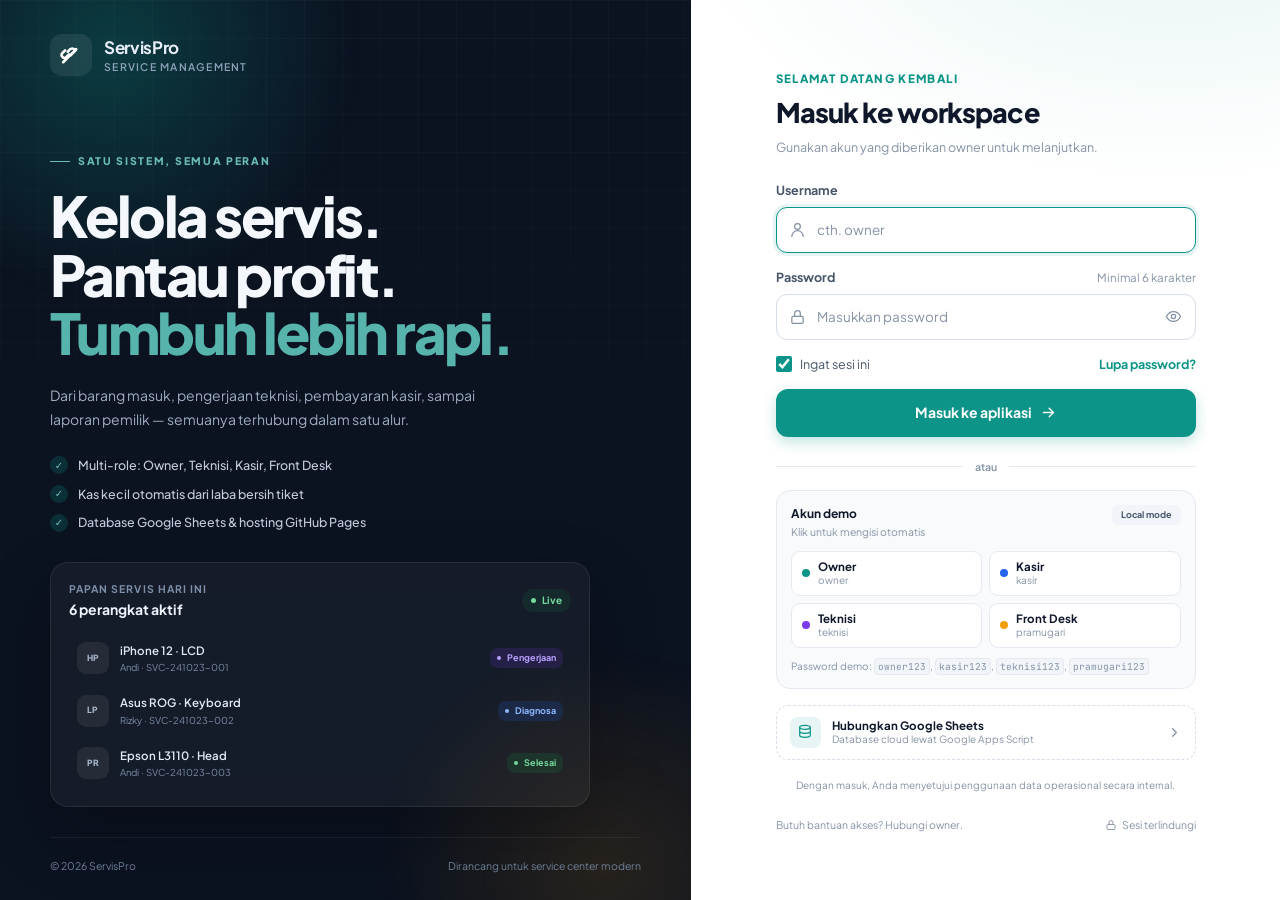
<file: index.html>
<!DOCTYPE html>
<html lang="id" data-theme="light">
<head>
  <meta charset="UTF-8">
  <meta name="viewport" content="width=device-width, initial-scale=1.0">
  <meta name="theme-color" content="#0b1220">
  <meta name="description" content="ServisPro — aplikasi manajemen servis HP, laptop, printer, dan PC dengan multi-role, laporan, kas kecil, dan integrasi Google Sheets.">
  <title>ServisPro — Service Management</title>
  <link rel="icon" href="data:image/svg+xml,%3Csvg xmlns='http://www.w3.org/2000/svg' viewBox='0 0 64 64'%3E%3Crect width='64' height='64' rx='16' fill='%230d9488'/%3E%3Cpath d='M20 43l9-9m3-3l8-8m-13 4l2-2c2-4 8-4 10 0l-8 8-2-2-4 4c-2 2-4 2-6 0s-2-4 0-6l4-4' fill='none' stroke='white' stroke-width='4' stroke-linecap='round' stroke-linejoin='round'/%3E%3C/svg%3E">
  <link rel="preconnect" href="https://fonts.googleapis.com">
  <link rel="preconnect" href="https://fonts.gstatic.com" crossorigin>
  <link href="https://fonts.googleapis.com/css2?family=Plus+Jakarta+Sans:wght@400;500;600;700;800&family=JetBrains+Mono:wght@500;700&display=swap" rel="stylesheet">
  <link rel="stylesheet" href="assets/css/app.css">
</head>
<body>

  <!-- Splash -->
  <div id="bootScreen" class="boot-screen">
    <div class="boot-mark">
      <svg viewBox="0 0 64 64" fill="none" aria-hidden="true">
        <rect width="64" height="64" rx="18" fill="currentColor"/>
        <path d="M20 43l9-9m3-3l8-8m-13 4l2-2c2-4 8-4 10 0l-8 8-2-2-4 4c-2 2-4 2-6 0s-2-4 0-6l4-4" stroke="#fff" stroke-width="4" stroke-linecap="round" stroke-linejoin="round"/>
      </svg>
    </div>
    <div class="boot-text">ServisPro</div>
    <div class="boot-loader"><span></span></div>
  </div>

  <!-- Login -->
  <section id="loginScreen" class="auth-screen hidden" aria-label="Halaman masuk">
    <aside class="auth-story">
      <div class="auth-story-glow one"></div>
      <div class="auth-story-glow two"></div>
      <header class="auth-story-brand">
        <div class="brand-mark">
          <svg viewBox="0 0 64 64" fill="none" aria-hidden="true">
            <rect width="64" height="64" rx="18" fill="#fff" fill-opacity=".08"/>
            <path d="M20 43l9-9m3-3l8-8m-13 4l2-2c2-4 8-4 10 0l-8 8-2-2-4 4c-2 2-4 2-6 0s-2-4 0-6l4-4" stroke="#fff" stroke-width="4" stroke-linecap="round" stroke-linejoin="round"/>
          </svg>
        </div>
        <div>
          <strong>ServisPro</strong>
          <span>Service Management</span>
        </div>
      </header>

      <div class="auth-story-content">
        <span class="story-eyebrow">Satu sistem, semua peran</span>
        <h1>Kelola servis.<br>Pantau profit.<br><em>Tumbuh lebih rapi.</em></h1>
        <p>Dari barang masuk, pengerjaan teknisi, pembayaran kasir, sampai laporan pemilik — semuanya terhubung dalam satu alur.</p>
        <ul class="story-points">
          <li><span class="point-check">✓</span> Multi-role: Owner, Teknisi, Kasir, Front Desk</li>
          <li><span class="point-check">✓</span> Kas kecil otomatis dari laba bersih tiket</li>
          <li><span class="point-check">✓</span> Database Google Sheets &amp; hosting GitHub Pages</li>
        </ul>
      </div>

      <div class="auth-mock-card">
        <div class="mock-head">
          <div>
            <span class="mock-label">Papan servis hari ini</span>
            <strong>6 perangkat aktif</strong>
          </div>
          <span class="mock-live"><i></i> Live</span>
        </div>
        <div class="mock-rows">
          <div class="mock-row">
            <span class="mock-device">HP</span>
            <div><strong>iPhone 12 · LCD</strong><span>Andi · SVC-241023-001</span></div>
            <span class="status-pill status-proses">Pengerjaan</span>
          </div>
          <div class="mock-row">
            <span class="mock-device">LP</span>
            <div><strong>Asus ROG · Keyboard</strong><span>Rizky · SVC-241023-002</span></div>
            <span class="status-pill status-diagnosa">Diagnosa</span>
          </div>
          <div class="mock-row">
            <span class="mock-device">PR</span>
            <div><strong>Epson L3110 · Head</strong><span>Andi · SVC-241023-003</span></div>
            <span class="status-pill status-selesai">Selesai</span>
          </div>
        </div>
      </div>

      <footer class="auth-story-foot">
        <span>© <span data-year></span> ServisPro</span>
        <span>Dirancang untuk service center modern</span>
      </footer>
    </aside>

    <main class="auth-panel">
      <div class="auth-mobile-brand">
        <div class="brand-mark small">
          <svg viewBox="0 0 64 64" fill="none" aria-hidden="true">
            <rect width="64" height="64" rx="18" fill="currentColor"/>
            <path d="M20 43l9-9m3-3l8-8m-13 4l2-2c2-4 8-4 10 0l-8 8-2-2-4 4c-2 2-4 2-6 0s-2-4 0-6l4-4" stroke="#fff" stroke-width="4" stroke-linecap="round" stroke-linejoin="round"/>
          </svg>
        </div>
        <div><strong>ServisPro</strong><span>Service Management</span></div>
      </div>

      <div class="auth-card">
        <div class="auth-heading">
          <span class="eyebrow">Selamat datang kembali</span>
          <h2>Masuk ke workspace</h2>
          <p>Gunakan akun yang diberikan owner untuk melanjutkan.</p>
        </div>

        <div id="loginAlert" class="alert alert-danger hidden"></div>

        <form id="loginForm" autocomplete="on" novalidate>
          <label class="field">
            <span class="field-label">Username</span>
            <span class="input-icon">
              <svg viewBox="0 0 24 24" fill="none" stroke="currentColor" stroke-width="1.8" stroke-linecap="round" stroke-linejoin="round" aria-hidden="true"><path d="M20 21a8 8 0 0 0-16 0"/><circle cx="12" cy="7" r="4"/></svg>
              <input class="input" id="loginUsername" name="username" type="text" placeholder="cth. owner" autocomplete="username" required>
            </span>
          </label>
          <label class="field">
            <span class="field-label-row">
              <span class="field-label">Password</span>
              <span class="text-muted tiny">Minimal 6 karakter</span>
            </span>
            <span class="input-icon">
              <svg viewBox="0 0 24 24" fill="none" stroke="currentColor" stroke-width="1.8" stroke-linecap="round" stroke-linejoin="round" aria-hidden="true"><rect x="4" y="11" width="16" height="10" rx="2"/><path d="M8 11V7a4 4 0 0 1 8 0v4"/></svg>
              <input class="input" id="loginPassword" name="password" type="password" placeholder="Masukkan password" autocomplete="current-password" required>
              <button type="button" class="input-action" id="togglePassword" aria-label="Tampilkan password">
                <svg viewBox="0 0 24 24" fill="none" stroke="currentColor" stroke-width="1.8" stroke-linecap="round" stroke-linejoin="round" aria-hidden="true"><path d="M2 12s3.5-7 10-7 10 7 10 7-3.5 7-10 7S2 12 2 12Z"/><circle cx="12" cy="12" r="3"/></svg>
              </button>
            </span>
          </label>
          <div class="form-row-split">
            <label class="check-row"><input type="checkbox" id="rememberLogin" checked> <span>Ingat sesi ini</span></label>
            <button type="button" class="link-button" id="forgotBtn">Lupa password?</button>
          </div>
          <button type="submit" id="loginSubmit" class="button button-primary button-block button-lg">
            <span>Masuk ke aplikasi</span>
            <svg viewBox="0 0 24 24" fill="none" stroke="currentColor" stroke-width="2" stroke-linecap="round" stroke-linejoin="round" aria-hidden="true"><path d="M5 12h14M13 6l6 6-6 6"/></svg>
          </button>
        </form>

        <div class="login-divider"><span>atau</span></div>

        <div id="demoPanel" class="demo-panel">
          <div class="demo-head">
            <div><strong>Akun demo</strong><span>Klik untuk mengisi otomatis</span></div>
            <span class="badge badge-neutral">Local mode</span>
          </div>
          <div class="demo-grid" id="demoAccounts">
            <button type="button" class="demo-account" data-demo-user="owner" data-demo-pass="owner123">
              <span class="role-dot owner"></span><span><strong>Owner</strong><small>owner</small></span>
            </button>
            <button type="button" class="demo-account" data-demo-user="kasir" data-demo-pass="kasir123">
              <span class="role-dot kasir"></span><span><strong>Kasir</strong><small>kasir</small></span>
            </button>
            <button type="button" class="demo-account" data-demo-user="teknisi" data-demo-pass="teknisi123">
              <span class="role-dot teknisi"></span><span><strong>Teknisi</strong><small>teknisi</small></span>
            </button>
            <button type="button" class="demo-account" data-demo-user="pramugari" data-demo-pass="pramugari123">
              <span class="role-dot pramugari"></span><span><strong>Front Desk</strong><small>pramugari</small></span>
            </button>
          </div>
          <p class="demo-hint">Password demo: <code>owner123</code>, <code>kasir123</code>, <code>teknisi123</code>, <code>pramugari123</code></p>
        </div>

        <button type="button" class="connection-button" id="connectDbBtn">
          <span class="connection-icon">
            <svg viewBox="0 0 24 24" fill="none" stroke="currentColor" stroke-width="1.8" stroke-linecap="round" stroke-linejoin="round" aria-hidden="true"><ellipse cx="12" cy="5" rx="8" ry="3"/><path d="M4 5v6c0 1.7 3.6 3 8 3s8-1.3 8-3V5M4 11v6c0 1.7 3.6 3 8 3s8-1.3 8-3v-6"/></svg>
          </span>
          <span class="connection-copy">
            <strong id="connectionTitle">Hubungkan Google Sheets</strong>
            <small id="connectionSubtitle">Database cloud lewat Google Apps Script</small>
          </span>
          <svg class="connection-arrow" viewBox="0 0 24 24" fill="none" stroke="currentColor" stroke-width="2" stroke-linecap="round" stroke-linejoin="round" aria-hidden="true"><path d="m9 18 6-6-6-6"/></svg>
        </button>
        <p class="auth-legal">Dengan masuk, Anda menyetujui penggunaan data operasional secara internal.</p>
      </div>
      <footer class="auth-panel-foot">
        <span>Butuh bantuan akses? Hubungi owner.</span>
        <span class="secure-note"><svg viewBox="0 0 24 24" fill="none" stroke="currentColor" stroke-width="1.8" aria-hidden="true"><rect x="4" y="11" width="16" height="10" rx="2"/><path d="M8 11V7a4 4 0 0 1 8 0v4"/></svg> Sesi terlindungi</span>
      </footer>
    </main>
  </section>

  <!-- Application -->
  <div id="appShell" class="app-shell hidden">
    <aside id="sidebar" class="sidebar" aria-label="Navigasi utama">
      <div class="sidebar-head">
        <a href="#/dashboard" class="sidebar-brand" aria-label="Beranda ServisPro">
          <span class="sidebar-logo" id="sidebarLogo"></span>
          <span class="sidebar-brand-copy">
            <strong id="sidebarBrandName">ServisPro</strong>
            <small id="sidebarBrandTag">Service Management</small>
          </span>
        </a>
        <button type="button" class="icon-button sidebar-close" id="sidebarCloseBtn" aria-label="Tutup menu">
          <svg viewBox="0 0 24 24" fill="none" stroke="currentColor" stroke-width="2" stroke-linecap="round"><path d="m18 6-12 12M6 6l12 12"/></svg>
        </button>
      </div>

      <nav id="sideNav" class="side-nav"></nav>

      <div class="sidebar-bottom">
        <div id="sidebarKasCard" class="sidebar-kas"></div>
        <div class="sidebar-user">
          <span class="avatar avatar-sm" id="sidebarAvatar">–</span>
          <span class="sidebar-user-copy">
            <strong id="sidebarUserName">Pengguna</strong>
            <small id="sidebarUserRole">Role</small>
          </span>
          <button type="button" class="icon-button subtle" id="sidebarLogoutBtn" aria-label="Keluar">
            <svg viewBox="0 0 24 24" fill="none" stroke="currentColor" stroke-width="1.8" stroke-linecap="round" stroke-linejoin="round"><path d="M9 21H5a2 2 0 0 1-2-2V5a2 2 0 0 1 2-2h4M16 17l5-5-5-5M21 12H9"/></svg>
          </button>
        </div>
      </div>
    </aside>
    <div id="sidebarOverlay" class="sidebar-overlay"></div>

    <div class="app-main">
      <header class="topbar">
        <div class="topbar-left">
          <button type="button" class="icon-button menu-button" id="menuButton" aria-label="Buka menu">
            <svg viewBox="0 0 24 24" fill="none" stroke="currentColor" stroke-width="2" stroke-linecap="round"><path d="M4 6h16M4 12h16M4 18h16"/></svg>
          </button>
          <div class="breadcrumb">
            <span id="pageGroup">Utama</span>
            <svg viewBox="0 0 24 24" fill="none" stroke="currentColor" stroke-width="2" aria-hidden="true"><path d="m9 18 6-6-6-6"/></svg>
            <strong id="pageLabel">Dashboard</strong>
          </div>
        </div>
        <div class="topbar-actions">
          <button type="button" class="search-trigger" id="globalSearchBtn">
            <svg viewBox="0 0 24 24" fill="none" stroke="currentColor" stroke-width="1.8" stroke-linecap="round"><circle cx="11" cy="11" r="7"/><path d="m20 20-3.2-3.2"/></svg>
            <span>Cari tiket, pelanggan…</span>
            <kbd>Ctrl K</kbd>
          </button>
          <span id="modeChip" class="mode-chip"></span>
          <button type="button" class="icon-button theme-toggle" id="themeToggle" aria-label="Ganti mode gelap">
            <span class="theme-icon sun"></span>
            <span class="theme-icon moon"></span>
          </button>
          <div class="popover-wrap">
            <button type="button" class="icon-button notification-button" id="notifBtn" aria-label="Notifikasi">
              <svg viewBox="0 0 24 24" fill="none" stroke="currentColor" stroke-width="1.8" stroke-linecap="round" stroke-linejoin="round"><path d="M18 8A6 6 0 0 0 6 8c0 7-3 9-3 9h18s-3-2-3-9"/><path d="M13.7 21a2 2 0 0 1-3.4 0"/></svg>
              <span id="notifDot" class="notif-dot hidden"></span>
            </button>
            <div class="popover notif-popover hidden" id="notifPanel">
              <div class="popover-head"><strong>Notifikasi</strong><span id="notifCount">0 baru</span></div>
              <div id="notifList" class="notif-list"></div>
            </div>
          </div>
          <div class="user-menu-wrap">
            <button type="button" class="user-menu-button" id="userMenuBtn" aria-haspopup="true" aria-expanded="false">
              <span class="avatar" id="topbarAvatar">–</span>
              <span class="user-menu-copy"><strong id="topbarUserName">Pengguna</strong><small id="topbarUserRole">Role</small></span>
              <svg viewBox="0 0 24 24" fill="none" stroke="currentColor" stroke-width="2" stroke-linecap="round" aria-hidden="true"><path d="m6 9 6 6 6-6"/></svg>
            </button>
            <div class="popover user-popover hidden" id="userMenuPanel">
              <div class="user-popover-head">
                <span class="avatar avatar-lg" id="menuAvatar">–</span>
                <div><strong id="menuName">Pengguna</strong><small id="menuUsername">@username</small></div>
              </div>
              <div class="popover-sep"></div>
              <button type="button" class="popover-item" id="menuProfileBtn">
                <svg viewBox="0 0 24 24" fill="none" stroke="currentColor" stroke-width="1.8" stroke-linecap="round" stroke-linejoin="round"><path d="M20 21a8 8 0 0 0-16 0"/><circle cx="12" cy="7" r="4"/></svg>
                Profil saya
              </button>
              <button type="button" class="popover-item" id="menuThemeBtn">
                <svg viewBox="0 0 24 24" fill="none" stroke="currentColor" stroke-width="1.8" stroke-linecap="round" stroke-linejoin="round"><circle cx="12" cy="12" r="4"/><path d="M12 2v2M12 20v2M4.9 4.9l1.4 1.4M17.7 17.7l1.4 1.4M2 12h2M20 12h2M4.9 19.1l1.4-1.4M17.7 6.3l1.4-1.4"/></svg>
                Ganti tema
              </button>
              <div class="popover-sep"></div>
              <button type="button" class="popover-item danger" id="logoutBtn">
                <svg viewBox="0 0 24 24" fill="none" stroke="currentColor" stroke-width="1.8" stroke-linecap="round" stroke-linejoin="round"><path d="M9 21H5a2 2 0 0 1-2-2V5a2 2 0 0 1 2-2h4M16 17l5-5-5-5M21 12H9"/></svg>
                Keluar
              </button>
            </div>
          </div>
        </div>
      </header>

      <main id="view" class="view" tabindex="-1"></main>
    </div>
  </div>

  <div id="overlayRoot"></div>
  <div id="toastRoot" class="toast-root" aria-live="polite" aria-atomic="false"></div>
  <div id="receiptRoot" class="receipt-root" aria-hidden="true"></div>

  <script src="assets/js/utils.js"></script>
  <script src="assets/js/data.js"></script>
  <script src="assets/js/icons.js"></script>
  <script src="assets/js/ui.js"></script>
  <script src="assets/js/app.js"></script>
  <script src="assets/js/pages/dashboard.js"></script>
  <script src="assets/js/pages/orders.js"></script>
  <script src="assets/js/pages/contacts.js"></script>
  <script src="assets/js/pages/reports.js"></script>
  <script src="assets/js/pages/pettycash.js"></script>
  <script src="assets/js/pages/settings.js"></script>
</body>
</html>
</file>
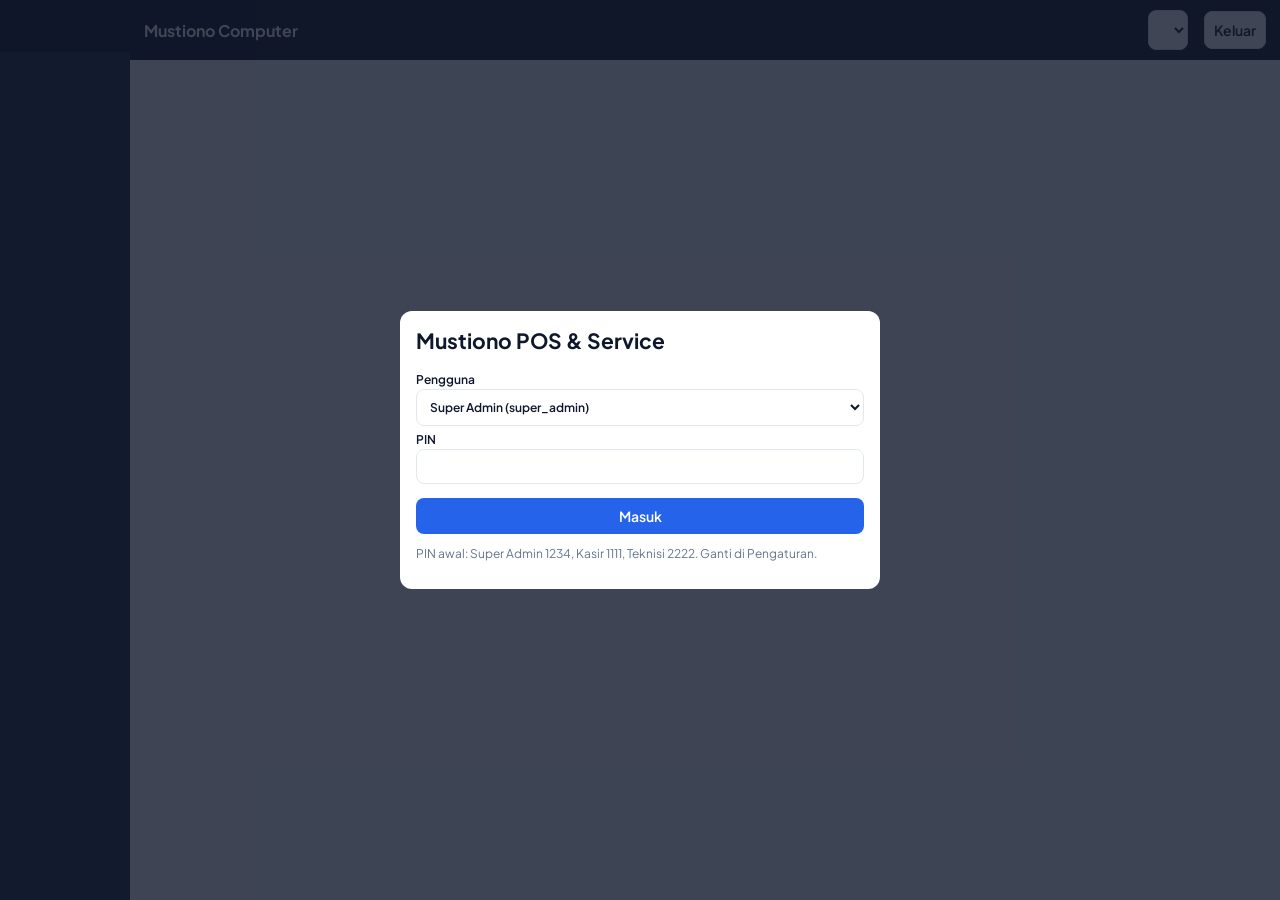
<file: mustiono-pos.html>
<!DOCTYPE html><html lang="id"><head><meta charset="utf-8"><meta name="viewport" content="width=device-width,initial-scale=1"><title>Mustiono POS & Service</title>
<link href="https://fonts.googleapis.com/css2?family=Plus+Jakarta+Sans:wght@400;600;800&display=swap" rel="stylesheet">
<style>
:root{--n:#0F172A;--n2:#1E293B;--b:#2563EB;--g:#059669;--w:#D97706;--r:#DC2626;--bg:#F8FAFC;--bd:#E2E8F0}
*{box-sizing:border-box}body{margin:0;font:14px 'Plus Jakarta Sans',system-ui,sans-serif;background:var(--bg);color:var(--n);padding-bottom:70px}
header{background:var(--n);color:#fff;padding:10px 14px;display:flex;gap:8px;align-items:center;flex-wrap:wrap;position:sticky;top:0;z-index:5}
header b{flex:1;font-size:16px}header select{max-width:200px}
nav{position:fixed;bottom:0;left:0;right:0;background:var(--n2);display:flex;z-index:5}
nav button{flex:1;background:none;border:0;border-top:3px solid transparent;border-radius:0;color:#94A3B8;padding:8px 2px;font-size:11px}
nav button.on{color:#fff;border-top-color:var(--b)}
main{padding:14px;max-width:1100px;margin:auto}
.card{background:#fff;border:1px solid var(--bd);border-radius:10px;padding:12px;margin-bottom:12px}.card h3{margin:4px 0}
.grid{display:grid;grid-template-columns:repeat(auto-fill,minmax(150px,1fr));gap:10px}
.row{display:flex;gap:8px;align-items:center;flex-wrap:wrap;margin-bottom:8px}
input,select,textarea,button{font:inherit;padding:9px;border:1px solid var(--bd);border-radius:8px;background:#fff;color:var(--n)}
button{background:var(--b);color:#fff;border:0;cursor:pointer;font-weight:600}button.g{background:var(--g)}button.d{background:var(--r)}
button.o{background:#fff;color:var(--n);border:1px solid var(--bd)}button.on2{background:var(--n);color:#fff}
label{display:block;font-size:12px;font-weight:600;margin:6px 0}label input,label select,label textarea{width:100%;display:block;margin-top:2px}
label input[type=checkbox]{display:inline;width:auto;margin-right:6px}
.it{cursor:pointer;text-align:center;padding:10px}.it:active{background:#EFF6FF}.it .ic{font-size:30px}.it b{display:block;margin:4px 0}
.bd{font-size:11px;padding:2px 7px;border-radius:99px;background:var(--bd);display:inline-block}
.ok{background:#D1FAE5;color:#065F46}.wr{background:#FEF3C7;color:#92400E}.er{background:#FEE2E2;color:#991B1B}
.pos{display:grid;gap:12px}@media(min-width:900px){.pos{grid-template-columns:1fr 340px}}
.chips{display:flex;gap:6px;overflow-x:auto;margin-bottom:10px}.chips button{white-space:nowrap}
table{width:100%;border-collapse:collapse;font-size:13px}td,th{padding:7px;border-bottom:1px solid var(--bd);text-align:left;vertical-align:middle}
.big{font-size:22px;font-weight:800}.pie{width:150px;height:150px;border-radius:50%}
.warn{background:#FEF3C7;border:1px solid var(--w);color:#92400E;padding:10px;border-radius:8px;margin-bottom:12px}
#md,#lg{display:none;position:fixed;inset:0;background:#0F172Acc;z-index:10;align-items:center;justify-content:center}
#mb,#lb{background:#fff;border-radius:12px;padding:16px;max-width:480px;width:94%;max-height:90vh;overflow:auto}
pre.rc{background:#fff;border:1px dashed #000;padding:8px;font:11px/1.3 'Courier New',monospace;overflow:auto;white-space:pre;margin:0 0 8px}
@media(min-width:800px){body{padding:0 0 0 130px}header{margin-left:-130px;padding-left:144px}
nav{top:52px;bottom:0;width:130px;flex-direction:column;justify-content:flex-start}nav button{padding:14px 4px;border-top:0;border-left:3px solid transparent;text-align:left;font-size:13px}nav button.on{border-left-color:var(--b)}}
</style></head><body>
<header><b>Mustiono Computer</b><select id="hb" onchange="br=this.value;cart=[];go()"></select><span id="hu"></span><button class="o" onclick="logout()">Keluar</button></header>
<nav></nav><main></main>
<div id="md"><div id="mb"></div></div>
<div id="lg" style="display:flex"><div id="lb"><h2 style="margin-top:0">Mustiono POS & Service</h2><label>Pengguna<select id="lu"></select></label><label>PIN<input id="lp" type="password" inputmode="numeric" onkeydown="if(event.key=='Enter')doLogin()"></label><button style="width:100%;margin-top:8px" onclick="doLogin()">Masuk</button><p style="font-size:12px;color:#64748B">PIN awal: Super Admin 1234, Kasir 1111, Teknisi 2222. Ganti di Pengaturan.</p></div></div>
<script type="text/plain" id="gs">const SECRET='ganti-dengan-rahasia-anda';
function out(o){return ContentService.createTextOutput(JSON.stringify(o)).setMimeType(ContentService.MimeType.JSON)}
function put(n,r){var ss=SpreadsheetApp.getActive(),s=ss.getSheetByName(n)||ss.insertSheet(n);s.clear();if(r.length)s.getRange(1,1,r.length,r[0].length).setValues(r)}
function doPost(e){var b=JSON.parse(e.postData.contents);if(b.secret!==SECRET)return out({ok:false,error:'Secret salah'});var d=b.data;
put('_DB',(JSON.stringify(d).match(/[\s\S]{1,40000}/g)||[]).map(function(x){return [x]}));
put('Transaksi',[['Nota','Tanggal','Cabang','Kasir','Pelanggan','Total','Metode','Status Servis','Void']].concat(d.tx.map(function(t){return [t.inv,t.date,t.br,t.cashier,t.cust,t.total,t.pay,t.svc,t.void?'ya':'']})));
put('Servis',[['Nota','Pelanggan','Unit','Status']].concat(d.tx.filter(function(t){return t.svc!='none'&&!t.void}).map(function(t){return [t.inv,t.cust,t.device,t.svc]})));
put('Barang_Gudang',[['Nama','Jenis','Kategori','Barcode','Modal','Jual','Stok','Min','Gudang','Cabang']].concat(d.items.map(function(i){return [i.name,i.type,i.cat,i.barcode,i.buy,i.sell,i.stock,i.min,i.wh,i.br]})));
put('Cabang',[['ID','Nama','Alamat','Telp']].concat(d.br.map(function(x){return [x.id,x.name,x.addr,x.phone]})));
put('Pengguna',[['ID','Nama','Role','Cabang']].concat(d.users.map(function(x){return [x.id,x.name,x.role,x.br]})));
return out({ok:true})}
function doGet(e){if(e.parameter.secret!==SECRET)return out({ok:false,error:'Secret salah'});var s=SpreadsheetApp.getActive().getSheetByName('_DB');if(!s)return out({ok:false,error:'Belum ada data'});return out({ok:true,data:JSON.parse(s.getDataRange().getValues().map(function(r){return r[0]}).join(''))})}</script>
<script>
const $=s=>document.querySelector(s),rp=n=>'Rp '+Math.round(n||0).toLocaleString('id-ID'),dt=d=>new Date(d).toLocaleString('id-ID',{day:'numeric',month:'long',year:'numeric',hour:'2-digit',minute:'2-digit'}),esc=s=>String(s??'').replace(/[&<>"]/g,c=>({'&':'&amp;','<':'&lt;','>':'&gt;','"':'&quot;'}[c])),sum=(a,k)=>a.reduce((s,x)=>s+x[k],0);
const CATS=['Jasa Servis','Sparepart Laptop','Aksesoris PC','Storage','Software/OS'],SV=[['antrean','Antrean'],['pengecekan','Pengecekan'],['menunggu','Menunggu Sparepart'],['selesai','Selesai'],['diambil','Sudah Diambil']],PAY={tunai:'Tunai',qris:'QRIS',transfer:'Transfer',tempo:'Tempo/Hutang'};
const TABS=[['dash','📊','Dashboard'],['pos','🧾','POS Kasir'],['inv','📦','Barang & Stok'],['rep','📑','Laporan'],['set','⚙️','Pengaturan']],AL={super_admin:['dash','pos','inv','rep','set'],cashier:['pos','inv','rep'],technician:['rep','inv']};
const mk=(n,t,c,b,s,st,m)=>({id:'i'+n,type:t,name:c==0?b:b,cat:c,barcode:'899'+n+'00',buy:0,sell:0,stock:0,min:0,wh:'Gudang Pusat',br:'b1'});
const I=(n,t,name,cat,buy,sell,stock,min)=>({id:'i'+n,type:t,name,cat,barcode:'899000'+n,buy,sell,stock,min,wh:'Gudang Pusat',br:'b1'});
const DEF={br:[{id:'b1',name:'Mustiono Computer - Pusat',addr:'Jl. Raya Komputer No. 88',phone:'0812-3456-7890'},{id:'b2',name:'Mustiono Computer - Cabang 2',addr:'',phone:''}],
users:[{id:'u1',name:'Super Admin',role:'super_admin',pin:'1234',br:'b1'},{id:'u2',name:'Kasir 1',role:'cashier',pin:'1111',br:'b1'},{id:'u3',name:'Teknisi 1',role:'technician',pin:'2222',br:'b1'}],
items:[I(1,'service','Instalasi Windows / OS','Jasa Servis',0,100000,0,0),I(2,'service','Ganti LCD Laptop','Jasa Servis',0,350000,0,0),I(3,'service','Cleaning & Thermal Paste','Jasa Servis',10000,120000,0,0),I(4,'product','SSD NVMe 512GB Kingston NV2','Storage',520000,650000,14,3),I(5,'product','RAM DDR4 8GB','Sparepart Laptop',280000,360000,8,3),I(6,'product','Charger Laptop Universal','Aksesoris PC',90000,150000,10,3),I(7,'product','Thermal Paste','Aksesoris PC',15000,35000,2,5)],
tx:[],seq:0,cfg:{store:'Mustiono Computer',tag:'Spesialis Servis Laptop, PC & Sparepart',w:'58',cashier:true,tech:true,footer:'1. Garansi servis 30 hari.\n2. Nota wajib dibawa saat klaim.\n3. Terima kasih telah mempercayakan servis di Mustiono Computer.'},sync:{url:'',secret:'',auto:false,log:[]}};
let db;try{db=JSON.parse(localStorage.mc||'null')}catch(e){}db=db||DEF;
let me,br='b1',tab='dash',cart=[],cat='Semua',q='',per='today',pie='cat',curT,cu={n:'',p:'',disc:0,tax:0,dev:'',svc:'antrean'};
const R={f:ymd(new Date(new Date().getFullYear(),new Date().getMonth(),1)),t:ymd(new Date()),ty:'all'};
function ymd(d){return new Date(d-d.getTimezoneOffset()*6e4).toISOString().slice(0,10)}
const loc=d=>{d=new Date(d);return new Date(d-d.getTimezoneOffset()*6e4).toISOString().slice(0,16)};
const save=()=>{localStorage.mc=JSON.stringify(db)},txs=()=>db.tx.filter(t=>t.br==br),cost=t=>t.items.reduce((a,i)=>a+i.buy*i.qty,0),isAdm=()=>me.role=='super_admin';
const inPer=(d,p)=>{const x=new Date(d),n=new Date(),s=new Date(n.getFullYear(),n.getMonth(),n.getDate());return p=='today'?x>=s:p=='week'?x>=s-6*864e5:p=='month'?x.getMonth()==n.getMonth()&&x.getFullYear()==n.getFullYear():true};
const stat=t=>t.void?'<span class="bd er">Batal</span>':t.paid<t.total?'<span class="bd wr">Belum lunas</span>':'<span class="bd ok">Lunas</span>';
function modal(h){$('#mb').innerHTML=h;$('#md').style.display='flex'}function closeM(){$('#md').style.display='none'}
function login(){$('#lg').style.display='flex';$('#lu').innerHTML=db.users.map(u=>`<option value="${u.id}">${esc(u.name)} (${u.role})</option>`).join('')}
function doLogin(){const u=db.users.find(x=>x.id==$('#lu').value);if(u.pin!==$('#lp').value)return alert('PIN salah');me=u;br=u.br;$('#lg').style.display='none';$('#lp').value='';go('dash')}
function logout(){me=null;cart=[];login()}
function go(t){if(t)tab=t;if(!AL[me.role].includes(tab))tab=AL[me.role][0];
$('nav').innerHTML=TABS.filter(x=>AL[me.role].includes(x[0])).map(x=>`<button class="${x[0]==tab?'on':''}" onclick="go('${x[0]}')">${x[1]}<br>${x[2]}</button>`).join('');
$('#hb').innerHTML=db.br.map(b=>`<option value="${b.id}" ${b.id==br?'selected':''}>${esc(b.name)}</option>`).join('');$('#hb').disabled=!isAdm();$('#hu').textContent=me.name;
$('main').innerHTML=V[tab]();if(tab=='pos')cartR();if(tab=='rep')repR();window.scrollTo(0,0)}
const V={};
V.dash=()=>{const a=txs().filter(t=>!t.void&&inPer(t.date,per)),lb=a.reduce((s,t)=>s+t.total-cost(t),0),sv=txs().filter(t=>!t.void&&['antrean','pengecekan','menunggu','selesai'].includes(t.svc)).length,g={};
a.forEach(t=>{if(pie=='pay')g[PAY[t.pay]]=(g[PAY[t.pay]]||0)+t.total;else t.items.forEach(i=>{const k=i.cat||'Lainnya';g[k]=(g[k]||0)+i.qty*i.price})});
const E=Object.entries(g),T=sum(E.map(e=>({v:e[1]})),'v')||1,C=['#2563EB','#059669','#D97706','#DC2626','#7C3AED','#0891B2'];let ac=0;
const cg=E.map((e,i)=>{const s=ac;ac+=e[1]/T*100;return `${C[i%6]} ${s}% ${ac}%`}).join(',')||'#E2E8F0 0 100%';
const P={today:'Hari Ini',week:'7 Hari',month:'Bulan Ini',all:'Semua'};
return `<div class="row"><select onchange="per=this.value;go()">${Object.entries(P).map(e=>`<option value="${e[0]}" ${per==e[0]?'selected':''}>${e[1]}</option>`).join('')}</select><button onclick="txCSV(txs().filter(t=>inPer(t.date,per)),'rekap-'+per)">Download Rekap (CSV / Excel)</button></div>
<div class="grid"><div class="card">Total Omzet<div class="big">${rp(sum(a,'total'))}</div></div><div class="card">Total Transaksi<div class="big">${a.length}</div></div><div class="card">Servis Berjalan<div class="big">${sv} unit</div></div><div class="card">Laba Estimasi<div class="big" style="color:var(--g)">${rp(lb)}</div></div></div>
<div class="card"><div class="row"><button class="${pie=='cat'?'on2':'o'}" onclick="pie='cat';go()">Per Kategori</button><button class="${pie=='pay'?'on2':'o'}" onclick="pie='pay';go()">Per Metode Bayar</button></div>
<div class="row" style="gap:20px"><div class="pie" style="background:conic-gradient(${cg})"></div><div>${E.map((e,i)=>`<div><span style="color:${C[i%6]}">●</span> ${esc(e[0])}: ${Math.round(e[1]/T*100)}% (${rp(e[1])})</div>`).join('')||'Belum ada transaksi pada periode ini.'}</div></div></div>
<div class="card"><h3>Transaksi Terbaru</h3>${txs().slice(-5).reverse().map(t=>`<div class="row"><b style="flex:1">${t.inv}<br><small>${esc(t.cust)}</small></b>${rp(t.total)} ${stat(t)}</div>`).join('')||'Belum ada transaksi.'}<button class="o" onclick="go('rep')">Lihat Semua Laporan</button></div>`};
V.pos=()=>`<div class="row"><input id="q" style="flex:1" placeholder="Cari nama / barcode" value="${esc(q)}" oninput="q=this.value;posGrid()"><button onclick="scan(defScan)">📷 Scan</button></div>
<div class="chips">${['Semua',...CATS].map(c=>`<button class="${c==cat?'on2':'o'}" onclick="cat='${c}';go()">${c}</button>`).join('')}</div><div class="pos"><div class="grid" id="gr">${gridH()}</div><div class="card" id="cart"></div></div>`;
const ICO={'Jasa Servis':'🛠️','Sparepart Laptop':'💾','Aksesoris PC':'🔌','Storage':'💽','Software/OS':'💿'};
function gridH(){const L=db.items.filter(i=>i.br==br&&(cat=='Semua'||i.cat==cat)&&(!q||(i.name+i.barcode).toLowerCase().includes(q.toLowerCase())));
return L.map(i=>`<div class="card it" onclick="add('${i.id}')"><div class="ic">${ICO[i.cat]||'📦'}</div><b>${esc(i.name)}</b><span class="bd ${i.type=='service'?'':'ok'}">${i.type=='service'?'Jasa':'Stok: '+i.stock}</span><div class="big" style="font-size:15px">${rp(i.sell)}</div></div>`).join('')||'<p>Barang tidak ditemukan.</p>'}
function posGrid(){$('#gr').innerHTML=gridH()}
function defScan(c){const i=db.items.find(x=>x.br==br&&x.barcode==c);if(i)add(i.id);else{q=c;go()}}
function add(id){const i=db.items.find(x=>x.id==id),c=cart.find(x=>x.id==id);if(i.type=='product'&&(c?c.qty:0)>=i.stock)return alert('Stok habis / tidak cukup');if(c)c.qty++;else cart.push({id,name:i.name,type:i.type,cat:i.cat,qty:1,price:i.sell,buy:i.buy,note:''});cartR()}
function qty(k,d){const c=cart[k],i=db.items.find(x=>x.id==c.id);if(d>0&&i.type=='product'&&c.qty>=i.stock)return alert('Stok tidak cukup');c.qty+=d;if(c.qty<1)cart.splice(k,1);cartR()}
function calc(){const sub=cart.reduce((s,i)=>s+i.qty*i.price,0),d=String(cu.disc||0),disc=Math.min(sub,d.includes('%')?sub*parseFloat(d)/100:+d||0),tax=(sub-disc)*(+cu.tax||0)/100;return{sub,disc,tax,total:Math.round(sub-disc+tax)}}
function totR(){const c=calc();$('#tot').innerHTML=`<div class="row">Subtotal<b style="margin-left:auto">${rp(c.sub)}</b></div><div class="row">Diskon<b style="margin-left:auto">-${rp(c.disc)}</b></div><div class="row">Pajak<b style="margin-left:auto">${rp(c.tax)}</b></div><div class="row big">Total<span style="margin-left:auto">${rp(c.total)}</span></div>`}
function cartR(){const hs=cart.some(i=>i.type=='service');$('#cart').innerHTML=`<h3>Keranjang</h3>${cart.map((i,k)=>`<div style="border-bottom:1px solid var(--bd);padding:6px 0"><div class="row" style="margin:0"><b style="flex:1">${esc(i.name)}</b><button class="o" onclick="qty(${k},-1)">−</button>${i.qty}<button class="o" onclick="qty(${k},1)">+</button></div><div class="row" style="margin:4px 0 0"><small style="flex:1">${rp(i.price)}</small><input style="width:62%" placeholder="Catatan / no. seri" value="${esc(i.note)}" oninput="cart[${k}].note=this.value"></div></div>`).join('')||'<p>Ketuk barang atau jasa untuk menambah.</p>'}
<label>Nama pelanggan<input placeholder="Umum" value="${esc(cu.n)}" oninput="cu.n=this.value"></label><label>No. HP / WhatsApp<input inputmode="tel" value="${esc(cu.p)}" oninput="cu.p=this.value"></label>
${hs?`<label>Unit servis (merek, model, keluhan)<input value="${esc(cu.dev)}" oninput="cu.dev=this.value"></label><label>Status servis<select onchange="cu.svc=this.value">${SV.map(s=>`<option value="${s[0]}" ${cu.svc==s[0]?'selected':''}>${s[1]}</option>`).join('')}</select></label>`:''}
<div class="row"><label style="flex:1">Diskon (Rp atau %)<input value="${esc(cu.disc)}" oninput="cu.disc=this.value;totR()"></label><label style="flex:1">Pajak %<input type="number" value="${cu.tax}" oninput="cu.tax=this.value;totR()"></label></div><div id="tot"></div><button class="g" style="width:100%;padding:14px" onclick="pay()">Bayar Sekarang</button>`;totR()}
function pay(){if(!cart.length)return alert('Keranjang masih kosong');const c=calc();modal(`<h3>Bayar ${rp(c.total)}</h3><label>Metode<select id="pm"><option value="tunai">Tunai<option value="qris">QRIS<option value="transfer">Transfer Bank<option value="tempo">Tempo / Hutang (isi DP)</select></label><label>Uang diterima / DP<input id="pa" type="number" inputmode="numeric" value="${c.total}" oninput="pchg()"></label><div class="row"><button class="o" onclick="$('#pa').value=${c.total};pchg()">Uang Pas</button><button class="o" onclick="$('#pa').value=50000;pchg()">50.000</button><button class="o" onclick="$('#pa').value=100000;pchg()">100.000</button></div><p id="pk"></p><div class="row"><button class="g" onclick="fin()">Selesai & Cetak Nota</button><button class="o" onclick="closeM()">Batal</button></div>`);pchg()}
function pchg(){const c=calc(),a=+$('#pa').value||0;$('#pk').innerHTML=a>=c.total?'Kembalian: <b>'+rp(a-c.total)+'</b>':'Kurang: <b style="color:#DC2626">'+rp(c.total-a)+'</b>'}
function fin(){const c=calc(),m=$('#pm').value;let a=+$('#pa').value||0;if(m=='tunai'&&a<c.total)return alert('Uang diterima kurang dari total');if(m=='qris'||m=='transfer')a=c.total;
const hs=cart.some(i=>i.type=='service'),n=new Date(),t={id:'t'+Date.now(),inv:'MC-'+n.getFullYear()+String(n.getMonth()+1).padStart(2,'0')+'-'+String(++db.seq).padStart(4,'0'),date:n.toISOString(),br,cashier:me.name,cust:cu.n||'Umum',phone:cu.p,items:cart.map(i=>({...i})),sub:c.sub,disc:c.disc,tax:c.tax,total:c.total,pay:m,paid:Math.min(a,m=='tunai'?c.total:a),change:Math.max(0,a-c.total),svc:hs?cu.svc||'antrean':'none',device:hs?cu.dev:'',void:false,reason:''};
eff(t,-1);db.tx.push(t);save();cart=[];cu={n:'',p:'',disc:0,tax:0,dev:'',svc:'antrean'};if(db.sync.auto&&db.sync.url)push();go();showR(t)}
const eff=(t,s)=>t.items.forEach(i=>{const p=db.items.find(x=>x.id==i.id);if(p&&p.type=='product')p.stock+=s*i.qty});
function rtxt(t){const c=db.cfg,W=c.w=='58'?32:48,B=db.br.find(b=>b.id==t.br)||{},ln='-'.repeat(W),ct=s=>' '.repeat(Math.max(0,(W-s.length)>>1))+s,lr=(a,b)=>{a=String(a);b=String(b);return a.slice(0,Math.max(1,W-b.length-1)).padEnd(W-b.length)+b},n=x=>Math.round(x).toLocaleString('id-ID');
const o=[ct(c.store),ct(c.tag.slice(0,W)),ct((B.addr||'').slice(0,W)),ct(B.phone||''),ln,t.inv,dt(t.date)];
if(c.cashier)o.push('Kasir: '+t.cashier);o.push('Pelanggan: '+t.cust);if(c.tech&&t.svc!='none'){o.push('Unit: '+(t.device||'-'));o.push('Status: '+(SV.find(s=>s[0]==t.svc)||[])[1])}o.push(ln);
t.items.forEach(i=>{o.push(i.name.slice(0,W));o.push(lr('  '+i.qty+' x '+n(i.price),n(i.qty*i.price)));if(i.note)o.push('  #'+i.note)});o.push(ln,lr('Subtotal',n(t.sub)));
if(t.disc)o.push(lr('Diskon','-'+n(t.disc)));if(t.tax)o.push(lr('Pajak',n(t.tax)));o.push(lr('TOTAL',n(t.total)),lr('Bayar ('+PAY[t.pay]+')',n(t.paid)));
o.push(t.paid<t.total?lr('Sisa tagihan',n(t.total-t.paid)):lr('Kembali',n(t.change||0)),ln);
(c.footer||'').split('\n').forEach(l=>{while(l.length>W){o.push(l.slice(0,W));l=l.slice(W)}o.push(l)});return o.join('\n')}
function showR(t){curT=t;modal(`<pre class="rc">${esc(rtxt(t))}</pre><div class="row"><button onclick="prn(curT)">🖨️ Cetak</button><button onclick="bt(curT)">Bluetooth</button><button class="g" onclick="wa(curT)">WhatsApp</button><button class="o" onclick="closeM()">Tutup</button></div>`)}
function prn(t){const w=open('','_blank');if(!w)return alert('Izinkan pop-up untuk mencetak');w.document.write(`<style>@page{size:${db.cfg.w}mm auto;margin:2mm}body{margin:0}pre{font:10px/1.25 monospace;margin:0}</style><pre>${esc(rtxt(t))}</pre>`);w.document.close();w.focus();w.print()}
async function bt(t){try{const U='000018f0-0000-1000-8000-00805f9b34fb',d=await navigator.bluetooth.requestDevice({acceptAllDevices:true,optionalServices:[U]}),s=await(await d.gatt.connect()).getPrimaryService(U),ch=await s.getCharacteristic('00002af1-0000-1000-8000-00805f9b34fb'),b=new TextEncoder().encode('\x1b@'+rtxt(t)+'\n\n\n\x1dV\x00');for(let i=0;i<b.length;i+=100)await ch.writeValueWithoutResponse(b.slice(i,i+100))}catch(e){alert('Bluetooth gagal: '+e.message+'\nGunakan Chrome/Edge dan printer BLE ESC/POS.')}}
function wa(t){let p=(t.phone||'').replace(/\D/g,'');if(p[0]=='0')p='62'+p.slice(1);open('https://wa.me/'+p+'?text='+encodeURIComponent(rtxt(t)))}
let stop=()=>{};
async function scan(cb){if(!('BarcodeDetector' in window))return alert('Browser ini belum mendukung scan kamera. Pakai Chrome di Android atau ketik barcode manual.');const o=document.createElement('div');o.style.cssText='position:fixed;inset:0;background:#000;z-index:20;display:flex;flex-direction:column';const v=document.createElement('video');v.autoplay=v.playsInline=true;v.style.cssText='flex:1;min-height:0;object-fit:cover';const x=document.createElement('button');x.textContent='Tutup';o.append(v,x);document.body.append(o);let on=1,st;stop=()=>{on=0;st&&st.getTracks().forEach(t=>t.stop());o.remove()};x.onclick=stop;
try{st=await navigator.mediaDevices.getUserMedia({video:{facingMode:'environment'}})}catch(e){stop();return alert('Kamera tidak bisa dibuka (butuh HTTPS): '+e.message)}v.srcObject=st;const d=new BarcodeDetector();(async function l(){if(!on)return;try{const r=await d.detect(v);if(r[0]){const c=r[0].rawValue;stop();cb(c);return}}catch(e){}setTimeout(l,300)})()}
V.inv=()=>{const L=db.items.filter(i=>i.br==br),low=L.filter(i=>i.type=='product'&&i.stock<=i.min),ed=me.role!='technician';
return `${low.length?`<div class="warn">⚠️ Stok menipis: ${low.map(i=>esc(i.name)+' ('+i.stock+')').join(', ')}</div>`:''}<div class="row">${ed?`<button onclick="itemF()">+ Tambah Barang / Jasa</button><label class="o" style="margin:0;border:1px solid var(--bd);padding:9px;border-radius:8px">Impor CSV<input type="file" accept=".csv" hidden onchange="impItems(this.files[0])"></label>`:''}<button class="o" onclick="csv([['Nama','Jenis','Kategori','Barcode','Modal','Jual','Stok','Min','Gudang']].concat(db.items.filter(i=>i.br==br).map(i=>[i.name,i.type,i.cat,i.barcode,i.buy,i.sell,i.stock,i.min,i.wh])),'barang-gudang')">Ekspor CSV</button></div>
<div class="card" style="overflow-x:auto"><table><tr><th>Nama<th>Jenis<th>Kategori<th>Barcode<th>Modal<th>Jual<th>Stok<th></tr>${L.map(i=>`<tr><td>${esc(i.name)}<td>${i.type=='service'?'Jasa':'Barang'}<td>${i.cat}<td>${esc(i.barcode)}<td>${rp(i.buy)}<td>${rp(i.sell)}<td>${i.type=='service'?'-':`<span class="bd ${i.stock<=i.min?'wr':'ok'}">${i.stock}</span>`}<td>${ed?`<button class="o" onclick="itemF('${i.id}')">Edit</button>`:''}</tr>`).join('')}</table></div>`};
function itemF(id){const i=db.items.find(x=>x.id==id)||{type:'product',name:'',cat:CATS[1],barcode:'',buy:0,sell:0,stock:0,min:2,wh:'Gudang Pusat'};
modal(`<h3>${id?'Edit':'Tambah'} Barang / Jasa</h3><label>Jenis<select id="ft"><option value="product" ${i.type=='product'?'selected':''}>Barang Fisik<option value="service" ${i.type=='service'?'selected':''}>Jasa Servis</select></label><label>Nama<input id="fn" value="${esc(i.name)}"></label><label>Kategori<select id="fc">${CATS.map(c=>`<option ${c==i.cat?'selected':''}>${c}`).join('')}</select></label><label>Barcode / SKU<input id="fb" value="${esc(i.barcode)}"></label>
<div class="row"><button class="o" onclick="$('#fb').value='MC'+Date.now().toString().slice(-9)">Buat otomatis</button><button class="o" onclick="scan(v=>$('#fb').value=v)">📷 Scan</button></div>
<div class="row"><label style="flex:1">Harga modal<input id="fh" type="number" value="${i.buy}"></label><label style="flex:1">Harga jual<input id="fj" type="number" value="${i.sell}"></label></div><div class="row"><label style="flex:1">Stok<input id="fs" type="number" value="${i.stock}"></label><label style="flex:1">Batas minimum<input id="fm" type="number" value="${i.min}"></label></div><label>Gudang<input id="fw" value="${esc(i.wh)}"></label>
<div class="row"><button class="g" onclick="saveItem('${id||''}')">Simpan ke Gudang</button><button class="o" onclick="closeM()">Batal</button></div>`)}
function saveItem(id){const n=$('#fn').value.trim();if(!n)return alert('Nama wajib diisi');const d={type:$('#ft').value,name:n,cat:$('#fc').value,barcode:$('#fb').value,buy:+$('#fh').value||0,sell:+$('#fj').value||0,stock:+$('#fs').value||0,min:+$('#fm').value||0,wh:$('#fw').value};
if(id)Object.assign(db.items.find(x=>x.id==id),d);else db.items.push({id:'i'+Date.now(),br,...d});save();closeM();go()}
function impItems(f){if(!f)return;f.text().then(s=>{let n=0;s.split(/\r?\n/).slice(1).forEach(l=>{if(!l.trim())return;const c=l.split(/,(?=(?:[^"]*"[^"]*")*[^"]*$)/).map(x=>x.replace(/^"|"$/g,'').replace(/""/g,'"'));if(!c[0])return;db.items.push({id:'i'+Date.now()+n++,br,name:c[0],type:c[1]=='service'?'service':'product',cat:c[2]||CATS[1],barcode:c[3]||'',buy:+c[4]||0,sell:+c[5]||0,stock:+c[6]||0,min:+c[7]||0,wh:c[8]||'Gudang Pusat'})});save();alert(n+' item diimpor');go()})}
V.rep=()=>`<div class="card"><div class="row"><label>Dari<input type="date" value="${R.f}" onchange="R.f=this.value;repR()"></label><label>Sampai<input type="date" value="${R.t}" onchange="R.t=this.value;repR()"></label><label>Tipe<select onchange="R.ty=this.value;repR()"><option value="all">Semua<option value="product" ${R.ty=='product'?'selected':''}>Penjualan Barang<option value="service" ${R.ty=='service'?'selected':''}>Jasa Servis</select></label></div><div class="row"><button onclick="txCSV(repL(),'laporan-transaksi')">Export Excel (CSV)</button></div></div><div id="rl"></div>`;
const repL=()=>{const f=new Date(R.f+'T00:00'),t=new Date(R.t+'T23:59:59');return txs().filter(x=>{const d=new Date(x.date);return d>=f&&d<=t&&(R.ty=='all'||(R.ty=='service')==x.items.some(i=>i.type=='service'))}).sort((a,b)=>b.date.localeCompare(a.date))};
function repR(){const L=repL(),A=L.filter(x=>!x.void),s=sum(A,'total'),c=sum(A.map(x=>({v:cost(x)})),'v');
$('#rl').innerHTML=`<div class="grid"><div class="card">Total Penjualan<h3>${rp(s)}</h3></div><div class="card">Total Modal<h3>${rp(c)}</h3></div><div class="card">Laba Kotor<h3>${rp(s-c)}</h3></div><div class="card">Item Terjual<h3>${A.reduce((a,x)=>a+x.items.reduce((b,i)=>b+i.qty,0),0)}</h3></div></div>
<div class="card" style="overflow-x:auto"><table><tr><th>Nota<th>Tanggal<th>Pelanggan<th>Kasir<th>Bayar<th>Total<th>Status<th></tr>${L.map(x=>`<tr><td>${x.inv}<td>${dt(x.date)}<td>${esc(x.cust)}<td>${esc(x.cashier)}<td>${PAY[x.pay]}<td>${rp(x.total)}<td>${stat(x)}${x.svc!='none'&&me.role!='cashier'&&!x.void?`<br><select onchange="setSvc('${x.id}',this.value)">${SV.map(s=>`<option value="${s[0]}" ${x.svc==s[0]?'selected':''}>${s[1]}</option>`).join('')}</select>`:''}<td><button class="o" onclick="showR(db.tx.find(t=>t.id=='${x.id}'))">Struk</button> ${isAdm()?`<button class="o" onclick="editTx('${x.id}')">Edit</button>`:''}</tr>`).join('')||'<tr><td colspan="8">Tidak ada transaksi pada rentang ini.</tr>'}</table></div>`}
function setSvc(id,v){db.tx.find(t=>t.id==id).svc=v;save()}
function editTx(id){const t=db.tx.find(x=>x.id==id);modal(`<h3>Edit ${t.inv}</h3>${t.items.map((i,k)=>`<div class="row"><span style="flex:1">${esc(i.name)}</span><input id="eq${k}" type="number" value="${i.qty}" style="width:64px"><input id="ep${k}" type="number" value="${i.price}" style="width:110px"></div>`).join('')}
<label>Pelanggan<input id="ec" value="${esc(t.cust)}"></label><label>Tanggal & jam<input id="ed" type="datetime-local" value="${loc(t.date)}"></label><div class="row"><label style="flex:1">Diskon (Rp)<input id="ei" type="number" value="${t.disc}"></label><label style="flex:1">Pajak (Rp)<input id="ex" type="number" value="${t.tax}"></label></div>
<label>Metode<select id="em">${Object.entries(PAY).map(e=>`<option value="${e[0]}" ${t.pay==e[0]?'selected':''}>${e[1]}`).join('')}</select></label><label>Jumlah dibayar<input id="ea" type="number" value="${t.paid}"></label><label><input type="checkbox" id="ev" ${t.void?'checked':''}>Batalkan transaksi (void)</label><label>Catatan / alasan<input id="er" value="${esc(t.reason)}"></label>
<div class="row"><button class="g" onclick="saveTx('${id}')">Simpan</button><button class="o" onclick="closeM()">Batal</button></div>`)}
function saveTx(id){const t=db.tx.find(x=>x.id==id),v=$('#ev').checked;if(v&&!$('#er').value.trim())return alert('Isi alasan pembatalan');if(!t.void)eff(t,1);
t.items.forEach((i,k)=>{i.qty=+$('#eq'+k).value||0;i.price=+$('#ep'+k).value||0});t.items=t.items.filter(i=>i.qty>0);t.cust=$('#ec').value;t.date=new Date($('#ed').value).toISOString();t.disc=+$('#ei').value||0;t.tax=+$('#ex').value||0;t.pay=$('#em').value;t.paid=+$('#ea').value||0;t.void=v;
t.reason=$('#er').value;t.sub=t.items.reduce((s,i)=>s+i.qty*i.price,0);t.total=t.sub-t.disc+t.tax;if(!t.void)eff(t,-1);save();closeM();go()}
function txCSV(L,n){csv([['Nota','Tanggal','Cabang','Kasir','Pelanggan','Item','Subtotal','Diskon','Pajak','Total','Modal','Laba','Metode','Status Servis','Void']].concat(L.map(t=>[t.inv,dt(t.date),(db.br.find(b=>b.id==t.br)||{}).name,t.cashier,t.cust,t.items.map(i=>i.qty+'x '+i.name).join('; '),t.sub,t.disc,t.tax,t.total,cost(t),t.total-cost(t),PAY[t.pay],t.svc,t.void?'Void':''])),n)}
function csv(r,n){const a=document.createElement('a');a.href=URL.createObjectURL(new Blob(['\ufeff'+r.map(x=>x.map(c=>'"'+String(c??'').replace(/"/g,'""')+'"').join(',')).join('\n')],{type:'text/csv'}));a.download=n+'.csv';a.click()}
const demo=()=>({inv:'MC-TEST-0001',date:new Date().toISOString(),br,cashier:me.name,cust:'Umum',items:[{name:'SSD NVMe 512GB',qty:1,price:650000},{name:'Instalasi Windows',qty:1,price:100000,note:'SN12345'}],sub:750000,disc:0,tax:0,total:750000,pay:'tunai',paid:800000,change:50000,svc:'antrean',device:'Asus TUF FX505'});
function cfgSet(){const c=db.cfg;c.store=$('#cs').value;c.tag=$('#ct').value;c.w=$('#cw').value;c.cashier=$('#cc').checked;c.tech=$('#cd').checked;c.footer=$('#cf').value;save();$('#pv').textContent=rtxt(demo())}
V.set=()=>{const c=db.cfg,s=db.sync;return `<div class="card"><h3>Seting Nota & Printer Termal</h3><div class="row" style="align-items:flex-start"><div style="flex:1;min-width:240px"><label>Nama toko<input id="cs" value="${esc(c.store)}" oninput="cfgSet()"></label><label>Tagline<input id="ct" value="${esc(c.tag)}" oninput="cfgSet()"></label><label>Ukuran kertas<select id="cw" onchange="cfgSet()"><option value="58" ${c.w=='58'?'selected':''}>58mm<option value="80" ${c.w=='80'?'selected':''}>80mm</select></label><label><input type="checkbox" id="cc" ${c.cashier?'checked':''} onchange="cfgSet()">Tampilkan nama kasir</label><label><input type="checkbox" id="cd" ${c.tech?'checked':''} onchange="cfgSet()">Tampilkan unit & status servis</label><label>Syarat garansi / catatan kaki<textarea id="cf" rows="5" oninput="cfgSet()">${esc(c.footer)}</textarea></label><button onclick="showR(demo())">Tes Cetak Struk</button></div><pre class="rc" id="pv" style="max-width:100%">${esc(rtxt(demo()))}</pre></div><small>Perubahan tersimpan otomatis. Alamat dan telepon di struk diambil dari data cabang.</small></div>
<div class="card"><h3>Cabang & Data Perusahaan</h3>${db.br.map(b=>`<div class="row"><input value="${esc(b.name)}" onchange="bSet('${b.id}','name',this.value)" placeholder="Nama cabang"><input value="${esc(b.addr)}" onchange="bSet('${b.id}','addr',this.value)" placeholder="Alamat"><input value="${esc(b.phone)}" onchange="bSet('${b.id}','phone',this.value)" placeholder="Telp / WA"></div>`).join('')}<button class="o" onclick="db.br.push({id:'b'+Date.now(),name:'Cabang Baru',addr:'',phone:''});save();go()">+ Tambah Cabang</button></div>
<div class="card"><h3>Pengguna & Hak Akses</h3>${db.users.map(u=>`<div class="row"><input value="${esc(u.name)}" onchange="uSet('${u.id}','name',this.value)"><select onchange="uSet('${u.id}','role',this.value)">${['super_admin','cashier','technician'].map(r=>`<option ${u.role==r?'selected':''}>${r}`).join('')}</select><input value="${esc(u.pin)}" style="width:80px" onchange="uSet('${u.id}','pin',this.value)" placeholder="PIN"><select onchange="uSet('${u.id}','br',this.value)">${db.br.map(b=>`<option value="${b.id}" ${u.br==b.id?'selected':''}>${esc(b.name)}`).join('')}</select>${u.id!=me.id?`<button class="d" onclick="if(confirm('Hapus pengguna?')){db.users=db.users.filter(x=>x.id!='${u.id}');save();go()}">Hapus</button>`:''}</div>`).join('')}<button class="o" onclick="db.users.push({id:'u'+Date.now(),name:'Pengguna Baru',role:'cashier',pin:'0000',br});save();go()">+ Tambah Pengguna</button></div>
<div class="card"><h3>Google Sheets & Apps Script</h3><p><span class="bd ${s.url?'ok':'wr'}">${s.url?'URL tersimpan':'Mode lokal / offline'}</span></p><label>Apps Script Web App URL<input value="${esc(s.url)}" onchange="db.sync.url=this.value.trim();save();go()"></label><label>Secret key (sama dengan SECRET di Code.gs)<input value="${esc(s.secret)}" onchange="db.sync.secret=this.value;save()"></label><label><input type="checkbox" ${s.auto?'checked':''} onchange="db.sync.auto=this.checked;save()">Kirim otomatis setiap transaksi baru</label>
<div class="row"><button onclick="push()">Kirim Semua Data ke Sheet</button><button class="o" onclick="pull()">Tarik Data dari Sheet</button><button class="o" onclick="copyGS()">Salin Code.gs</button></div><small>Cara pasang: buka Google Sheet, Extensions › Apps Script, tempel Code.gs, ganti SECRET, Deploy › Web app (akses: Anyone), lalu salin URL-nya ke sini.</small>
${s.log.map(l=>`<div><small>${dt(l.t)} • ${l.a} • ${l.ok?'sukses':'gagal: '+esc(l.msg)}</small></div>`).join('')}</div>
<div class="card"><h3>Backup Data Lokal</h3><div class="row"><button class="o" onclick="const a=document.createElement('a');a.href=URL.createObjectURL(new Blob([JSON.stringify(db)]));a.download='backup-mustiono-pos.json';a.click()">Backup JSON</button><label class="o" style="margin:0;border:1px solid var(--bd);padding:9px;border-radius:8px">Restore JSON<input type="file" accept=".json" hidden onchange="restore(this.files[0])"></label></div></div>`};
const bSet=(id,k,v)=>{db.br.find(b=>b.id==id)[k]=v;save()},uSet=(id,k,v)=>{db.users.find(u=>u.id==id)[k]=v;save()};
function restore(f){if(f&&confirm('Timpa semua data dengan backup ini?'))f.text().then(s=>{db=JSON.parse(s);save();go()})}
function copyGS(){const t=$('#gs').textContent;(navigator.clipboard?navigator.clipboard.writeText(t):Promise.reject()).then(()=>alert('Code.gs tersalin'),()=>modal('<textarea rows="14" style="width:100%">'+esc(t)+'</textarea><button onclick="closeM()">Tutup</button>'))}
function slog(a,ok,msg){db.sync.log.unshift({t:new Date().toISOString(),a,ok,msg});db.sync.log=db.sync.log.slice(0,8);save();if(me&&tab=='set')go()}
async function push(){if(!db.sync.url)return alert('Isi URL Apps Script dulu');try{const r=await fetch(db.sync.url,{method:'POST',headers:{'Content-Type':'text/plain'},body:JSON.stringify({secret:db.sync.secret,data:{br:db.br,users:db.users,items:db.items,tx:db.tx,seq:db.seq,cfg:db.cfg}})}),j=await r.json();if(!j.ok)throw Error(j.error);slog('Kirim ('+db.tx.length+' transaksi)',1)}catch(e){slog('Kirim',0,e.message)}}
async function pull(){if(!db.sync.url||!confirm('Data lokal akan ditimpa data dari Google Sheet. Lanjut?'))return;try{const r=await fetch(db.sync.url+'?secret='+encodeURIComponent(db.sync.secret)),j=await r.json();if(!j.ok)throw Error(j.error);Object.assign(db,j.data);save();slog('Tarik ('+db.tx.length+' transaksi)',1)}catch(e){slog('Tarik',0,e.message)}}
login();
</script></body></html>
</file>
<file: assets/css/app.css>
/* =========================================================
   ServisPro — Service Management
   Design tokens & global styles
   ========================================================= */

:root {
  --primary: #0d9488;
  --primary-strong: color-mix(in srgb, var(--primary) 80%, #001b1a);
  --primary-soft: color-mix(in srgb, var(--primary) 10%, transparent);
  --primary-soft-strong: color-mix(in srgb, var(--primary) 18%, transparent);
  --accent: #f59e0b;
  --accent-soft: #fef3c7;

  --bg: #f3f6f9;
  --surface: #ffffff;
  --surface-2: #f8fafc;
  --surface-3: #f1f5f9;
  --surface-glass: rgba(255, 255, 255, 0.82);
  --text: #0f172a;
  --text-2: #475569;
  --muted: #8592a5;
  --border: #e6eaf0;
  --border-strong: #d6dee8;

  --sidebar: #0b1220;
  --sidebar-2: #101b2e;
  --sidebar-text: #9fadc2;
  --sidebar-text-strong: #e9eff8;

  --success: #16a34a;
  --success-soft: #ecfdf3;
  --danger: #dc2626;
  --danger-soft: #fef2f2;
  --warning: #d97706;
  --warning-soft: #fffbeb;
  --info: #2563eb;
  --info-soft: #eff6ff;
  --violet: #7c3aed;
  --violet-soft: #f5f3ff;

  --shadow-xs: 0 1px 2px rgba(15, 23, 42, 0.04);
  --shadow-sm: 0 2px 8px rgba(15, 23, 42, 0.05);
  --shadow-md: 0 12px 32px rgba(15, 23, 42, 0.09);
  --shadow-lg: 0 24px 70px rgba(15, 23, 42, 0.18);

  --radius-sm: 10px;
  --radius: 16px;
  --radius-lg: 22px;
  --radius-xl: 28px;

  --font-sans: "Plus Jakarta Sans", "Segoe UI", system-ui, -apple-system, sans-serif;
  --font-mono: "JetBrains Mono", "SFMono-Regular", Consolas, monospace;
  --sidebar-width: 272px;
  --topbar-height: 78px;
}

[data-theme="dark"] {
  --bg: #070d18;
  --surface: #0f1929;
  --surface-2: #111e31;
  --surface-3: #162338;
  --surface-glass: rgba(13, 23, 39, 0.84);
  --text: #e8eef8;
  --text-2: #aebbd0;
  --muted: #7e8da5;
  --border: #1e2d44;
  --border-strong: #2a3c57;
  --sidebar: #050b14;
  --sidebar-2: #0b1524;
  --sidebar-text: #8fa0b8;
  --sidebar-text-strong: #f1f5fb;
  --success-soft: rgba(22, 163, 74, 0.12);
  --danger-soft: rgba(220, 38, 38, 0.12);
  --warning-soft: rgba(217, 119, 6, 0.13);
  --info-soft: rgba(37, 99, 235, 0.12);
  --violet-soft: rgba(124, 58, 237, 0.14);
  --shadow-xs: 0 1px 2px rgba(0, 0, 0, 0.24);
  --shadow-sm: 0 2px 10px rgba(0, 0, 0, 0.24);
  --shadow-md: 0 16px 40px rgba(0, 0, 0, 0.35);
  --shadow-lg: 0 30px 80px rgba(0, 0, 0, 0.52);
}

*,
*::before,
*::after { box-sizing: border-box; }

html { height: 100%; scroll-behavior: smooth; }

body {
  min-height: 100%;
  margin: 0;
  font-family: var(--font-sans);
  font-size: 14px;
  line-height: 1.5;
  color: var(--text);
  background: var(--bg);
  -webkit-font-smoothing: antialiased;
  text-rendering: optimizeLegibility;
}

button, input, select, textarea { font: inherit; color: inherit; }
button { cursor: pointer; }
a { color: inherit; text-decoration: none; }
img { max-width: 100%; display: block; }
svg { display: block; }
h1, h2, h3, h4, p { margin: 0; }
ul, ol { margin: 0; }
table { border-collapse: collapse; width: 100%; }
::selection { background: var(--primary-soft-strong); }

.hidden { display: none !important; }
.text-muted { color: var(--muted); }
.tiny { font-size: 11.5px; }
.mono { font-family: var(--font-mono); }
.nowrap { white-space: nowrap; }
.text-right { text-align: right; }
.text-center { text-align: center; }
.w-full { width: 100%; }
.mt-1 { margin-top: 6px; }
.mt-2 { margin-top: 12px; }
.mt-3 { margin-top: 18px; }
.mt-4 { margin-top: 24px; }
.mb-2 { margin-bottom: 12px; }
.mb-3 { margin-bottom: 18px; }
.mb-4 { margin-bottom: 24px; }
.gap-1 { gap: 6px; }
.gap-2 { gap: 12px; }
.gap-3 { gap: 18px; }
.flex { display: flex; }
.flex-col { display: flex; flex-direction: column; }
.items-center { align-items: center; }
.justify-between { justify-content: space-between; }
.flex-wrap { flex-wrap: wrap; }
.flex-1 { flex: 1; }
.sr-only {
  position: absolute; width: 1px; height: 1px; padding: 0; margin: -1px;
  overflow: hidden; clip: rect(0, 0, 0, 0); white-space: nowrap; border: 0;
}

/* Scrollbar */
* { scrollbar-width: thin; scrollbar-color: var(--border-strong) transparent; }
*::-webkit-scrollbar { width: 8px; height: 8px; }
*::-webkit-scrollbar-track { background: transparent; }
*::-webkit-scrollbar-thumb { background: var(--border-strong); border-radius: 99px; }
*::-webkit-scrollbar-thumb:hover { background: var(--muted); }

/* =========================================================
   Common components
   ========================================================= */

.eyebrow {
  display: inline-flex;
  align-items: center;
  gap: 7px;
  font-size: 11.5px;
  font-weight: 800;
  letter-spacing: 0.12em;
  text-transform: uppercase;
  color: var(--primary);
}

.badge {
  display: inline-flex;
  align-items: center;
  gap: 5px;
  min-height: 24px;
  padding: 3px 9px;
  border-radius: 7px;
  font-size: 11px;
  font-weight: 700;
  line-height: 1.4;
  white-space: nowrap;
}
.badge-neutral { background: var(--surface-3); color: var(--text-2); }
.badge-primary { background: var(--primary-soft); color: var(--primary); }
.badge-success { background: var(--success-soft); color: var(--success); }
.badge-warning { background: var(--warning-soft); color: var(--warning); }
.badge-danger { background: var(--danger-soft); color: var(--danger); }
.badge-info { background: var(--info-soft); color: var(--info); }
.badge-violet { background: var(--violet-soft); color: var(--violet); }
.badge-dot::before {
  content: "";
  width: 5px; height: 5px; border-radius: 50%;
  background: currentColor;
}

.status-pill {
  display: inline-flex;
  align-items: center;
  gap: 6px;
  min-height: 26px;
  padding: 4px 9px;
  border-radius: 8px;
  font-size: 11.5px;
  font-weight: 700;
  white-space: nowrap;
}
.status-pill::before {
  content: "";
  width: 5px;
  height: 5px;
  border-radius: 50%;
  background: currentColor;
  flex: none;
}
.status-slate { background: var(--surface-3); color: var(--text-2); }
.status-blue { background: var(--info-soft); color: var(--info); }
.status-amber { background: var(--warning-soft); color: var(--warning); }
.status-violet { background: var(--violet-soft); color: var(--violet); }
.status-green { background: var(--success-soft); color: var(--success); }
.status-teal { background: var(--primary-soft); color: var(--primary); }
.status-red { background: var(--danger-soft); color: var(--danger); }

.button {
  display: inline-flex;
  align-items: center;
  justify-content: center;
  gap: 8px;
  min-height: 40px;
  padding: 9px 16px;
  border: 1px solid transparent;
  border-radius: 11px;
  font-size: 13px;
  font-weight: 700;
  line-height: 1.2;
  white-space: nowrap;
  transition: background .18s ease, border-color .18s ease, color .18s ease, box-shadow .18s ease, transform .12s ease;
}
.button svg { width: 16px; height: 16px; flex: none; }
.button:hover { transform: translateY(-1px); }
.button:active { transform: translateY(0); }
.button:disabled { opacity: .55; cursor: not-allowed; transform: none; }
.button-primary {
  background: var(--primary);
  color: #fff;
  box-shadow: 0 5px 14px color-mix(in srgb, var(--primary) 25%, transparent);
}
.button-primary:hover { background: var(--primary-strong); }
.button-secondary {
  background: var(--surface);
  color: var(--text);
  border-color: var(--border);
  box-shadow: var(--shadow-xs);
}
.button-secondary:hover { background: var(--surface-2); border-color: var(--border-strong); }
.button-ghost { background: transparent; color: var(--text-2); }
.button-ghost:hover { background: var(--surface-3); color: var(--text); }
.button-soft { background: var(--primary-soft); color: var(--primary); }
.button-soft:hover { background: var(--primary-soft-strong); }
.button-danger { background: var(--danger); color: #fff; }
.button-danger:hover { background: color-mix(in srgb, var(--danger) 82%, #000); }
.button-danger-soft { background: var(--danger-soft); color: var(--danger); }
.button-sm { min-height: 33px; padding: 6px 11px; border-radius: 9px; font-size: 12px; gap: 6px; }
.button-sm svg { width: 14px; height: 14px; }
.button-lg { min-height: 48px; padding: 13px 20px; font-size: 14px; border-radius: 12px; }
.button-block { width: 100%; }
.button-icon-only { width: 36px; min-height: 36px; padding: 0; }

.icon-button {
  display: inline-flex;
  align-items: center;
  justify-content: center;
  width: 40px;
  height: 40px;
  border: 1px solid var(--border);
  border-radius: 11px;
  background: var(--surface);
  color: var(--text-2);
  transition: background .18s ease, border-color .18s ease, color .18s ease;
  position: relative;
}
.icon-button:hover { background: var(--surface-2); color: var(--text); border-color: var(--border-strong); }
.icon-button svg { width: 19px; height: 19px; }
.icon-button.subtle { border-color: transparent; background: transparent; }
.icon-button.subtle:hover { background: rgba(148, 163, 184, .12); }
.icon-button.danger-hover:hover { color: var(--danger); background: var(--danger-soft); }

.link-button {
  border: 0;
  background: none;
  padding: 0;
  color: var(--primary);
  font-size: 12.5px;
  font-weight: 700;
}
.link-button:hover { text-decoration: underline; }

.avatar {
  display: inline-flex;
  align-items: center;
  justify-content: center;
  width: 38px;
  height: 38px;
  border-radius: 12px;
  background: var(--primary-soft);
  color: var(--primary);
  font-size: 12px;
  font-weight: 800;
  letter-spacing: .02em;
  flex: none;
  overflow: hidden;
  border: 1px solid color-mix(in srgb, var(--primary) 12%, transparent);
}
.avatar img { width: 100%; height: 100%; object-fit: cover; }
.avatar-sm { width: 32px; height: 32px; border-radius: 10px; font-size: 11px; }
.avatar-lg { width: 48px; height: 48px; border-radius: 14px; font-size: 15px; }
.avatar-square-lg { width: 52px; height: 52px; border-radius: 15px; font-size: 14px; }

.role-dot {
  display: inline-block;
  width: 8px; height: 8px; border-radius: 50%;
  background: var(--muted);
  flex: none;
}
.role-dot.owner { background: var(--primary); }
.role-dot.kasir { background: var(--info); }
.role-dot.teknisi { background: var(--violet); }
.role-dot.pramugari { background: var(--accent); }

.divider { height: 1px; background: var(--border); border: 0; margin: 0; }

/* Forms */
.field { display: flex; flex-direction: column; gap: 7px; }
.field-label-row { display: flex; align-items: center; justify-content: space-between; gap: 10px; }
.field-label {
  font-size: 12.5px;
  font-weight: 700;
  color: var(--text-2);
  display: flex;
  align-items: center;
  gap: 4px;
}
.field-label .required { color: var(--danger); }
.input,
.select,
.textarea {
  width: 100%;
  min-height: 42px;
  padding: 9px 12px;
  border: 1px solid var(--border-strong);
  border-radius: 10px;
  background: var(--surface);
  color: var(--text);
  font-size: 13.5px;
  outline: none;
  transition: border-color .16s ease, box-shadow .16s ease, background .16s ease;
}
.textarea { min-height: 92px; resize: vertical; line-height: 1.55; }
.input::placeholder, .textarea::placeholder { color: var(--muted); }
.input:focus, .select:focus, .textarea:focus {
  border-color: var(--primary);
  box-shadow: 0 0 0 3px var(--primary-soft);
}
.input:disabled, .select:disabled, .textarea:disabled {
  background: var(--surface-3);
  color: var(--muted);
  cursor: not-allowed;
}
.input-sm { min-height: 36px; font-size: 12.5px; padding: 6px 10px; }
.select {
  appearance: none;
  background-image: url("data:image/svg+xml,%3Csvg xmlns='http://www.w3.org/2000/svg' width='16' height='16' fill='none' stroke='%238592a5' stroke-width='2' stroke-linecap='round' stroke-linejoin='round'%3E%3Cpath d='m4 6 4 4 4-4'/%3E%3C/svg%3E");
  background-repeat: no-repeat;
  background-position: right 12px center;
  padding-right: 34px;
}
.input-icon { position: relative; display: block; }
.input-icon > svg {
  position: absolute;
  left: 13px;
  top: 50%;
  transform: translateY(-50%);
  width: 17px;
  height: 17px;
  color: var(--muted);
  pointer-events: none;
}
.input-icon .input { padding-left: 40px; }
.input-action {
  position: absolute;
  right: 6px;
  top: 50%;
  transform: translateY(-50%);
  width: 32px; height: 32px;
  border: 0;
  background: transparent;
  color: var(--muted);
  display: inline-flex; align-items: center; justify-content: center;
  border-radius: 8px;
}
.input-action:hover { background: var(--surface-3); color: var(--text); }
.input-action svg { width: 17px; height: 17px; }
.input-with-prefix { position: relative; display: flex; align-items: center; }
.input-with-prefix > span {
  position: absolute;
  left: 12px;
  font-size: 12px;
  font-weight: 700;
  color: var(--muted);
  pointer-events: none;
}
.input-with-prefix .input { padding-left: 37px; }
.form-grid { display: grid; grid-template-columns: repeat(2, minmax(0, 1fr)); gap: 16px; }
.form-grid .span-2 { grid-column: span 2; }
.form-grid .span-1 { grid-column: span 1; }
.form-section { display: flex; flex-direction: column; gap: 16px; }
.form-section + .form-section { margin-top: 24px; padding-top: 22px; border-top: 1px solid var(--border); }
.form-section-title { display: flex; align-items: flex-start; gap: 11px; }
.form-section-title .section-icon {
  width: 34px; height: 34px; border-radius: 10px;
  display: flex; align-items: center; justify-content: center;
  background: var(--primary-soft); color: var(--primary);
  flex: none;
}
.form-section-title .section-icon svg { width: 17px; height: 17px; }
.form-section-title strong { display: block; font-size: 13.5px; }
.form-section-title span { display: block; font-size: 11.5px; color: var(--muted); margin-top: 1px; }
.form-row-split { display: flex; align-items: center; justify-content: space-between; gap: 14px; }
.check-row { display: inline-flex; align-items: center; gap: 8px; font-size: 12.5px; color: var(--text-2); cursor: pointer; user-select: none; }
.check-row input { width: 16px; height: 16px; accent-color: var(--primary); margin: 0; }
.helper-text { font-size: 11.5px; color: var(--muted); line-height: 1.5; }
.helper-text.warning { color: var(--warning); }
.helper-text.danger { color: var(--danger); }
.inline-error {
  display: flex;
  align-items: flex-start;
  gap: 6px;
  padding: 8px 10px;
  border-radius: 8px;
  background: var(--danger-soft);
  color: var(--danger);
  font-size: 11.5px;
  font-weight: 600;
}
.field-error .input, .field-error .select, .field-error .textarea { border-color: var(--danger); }

.switch { display: inline-flex; align-items: center; gap: 10px; cursor: pointer; }
.switch input { position: absolute; opacity: 0; pointer-events: none; }
.switch-track {
  width: 38px;
  height: 22px;
  border-radius: 99px;
  background: var(--border-strong);
  position: relative;
  transition: background .18s ease;
  flex: none;
}
.switch-track::after {
  content: "";
  position: absolute;
  width: 16px;
  height: 16px;
  border-radius: 50%;
  background: #fff;
  top: 3px;
  left: 3px;
  box-shadow: 0 1px 3px rgba(0, 0, 0, .2);
  transition: transform .18s ease;
}
.switch input:checked + .switch-track { background: var(--primary); }
.switch input:checked + .switch-track::after { transform: translateX(16px); }
.switch-label { font-size: 12.5px; font-weight: 600; color: var(--text-2); }

.segmented {
  display: inline-flex;
  padding: 3px;
  background: var(--surface-3);
  border-radius: 10px;
  gap: 2px;
}
.segmented button {
  border: 0;
  background: transparent;
  border-radius: 7px;
  padding: 6px 11px;
  font-size: 12px;
  font-weight: 700;
  color: var(--muted);
  transition: background .16s ease, color .16s ease, box-shadow .16s ease;
}
.segmented button.active { background: var(--surface); color: var(--text); box-shadow: var(--shadow-xs); }

.alert {
  display: flex;
  align-items: flex-start;
  gap: 9px;
  padding: 11px 13px;
  border-radius: 10px;
  font-size: 12.5px;
  line-height: 1.55;
  margin-bottom: 16px;
}
.alert svg { width: 17px; height: 17px; flex: none; margin-top: 1px; }
.alert-danger { background: var(--danger-soft); color: var(--danger); border: 1px solid color-mix(in srgb, var(--danger) 16%, transparent); }
.alert-warning { background: var(--warning-soft); color: var(--warning); border: 1px solid color-mix(in srgb, var(--warning) 16%, transparent); }
.alert-info { background: var(--info-soft); color: var(--info); border: 1px solid color-mix(in srgb, var(--info) 16%, transparent); }
.alert-success { background: var(--success-soft); color: var(--success); border: 1px solid color-mix(in srgb, var(--success) 16%, transparent); }

/* =========================================================
   Boot
   ========================================================= */

.boot-screen {
  position: fixed;
  inset: 0;
  background: var(--sidebar);
  color: #fff;
  display: flex;
  flex-direction: column;
  align-items: center;
  justify-content: center;
  gap: 14px;
  z-index: 200;
}
.boot-mark { width: 60px; height: 60px; color: var(--primary); }
.boot-mark svg { width: 100%; height: 100%; }
.boot-text { font-size: 18px; font-weight: 800; letter-spacing: -.02em; }
.boot-loader { width: 130px; height: 3px; background: rgba(255,255,255,.1); border-radius: 99px; overflow: hidden; }
.boot-loader span { display: block; height: 100%; width: 45%; background: var(--primary); border-radius: inherit; animation: bootSlide 1s ease-in-out infinite alternate; }
@keyframes bootSlide { from { transform: translateX(-10%); } to { transform: translateX(135%); } }

/* =========================================================
   Auth / Login
   ========================================================= */

.auth-screen {
  min-height: 100vh;
  min-height: 100dvh;
  display: grid;
  grid-template-columns: minmax(0, 1.08fr) minmax(460px, .92fr);
  background: var(--surface);
}
.auth-story {
  position: relative;
  display: flex;
  flex-direction: column;
  min-height: 100vh;
  padding: 34px 50px 26px;
  color: #e8eef8;
  background: var(--sidebar);
  overflow: hidden;
  isolation: isolate;
}
.auth-story::before {
  content: "";
  position: absolute;
  inset: 0;
  background-image:
    linear-gradient(rgba(255, 255, 255, .028) 1px, transparent 1px),
    linear-gradient(90deg, rgba(255, 255, 255, .028) 1px, transparent 1px);
  background-size: 38px 38px;
  mask-image: linear-gradient(to bottom, #000, transparent 80%);
  z-index: -1;
}
.auth-story-glow {
  position: absolute;
  border-radius: 50%;
  filter: blur(2px);
  pointer-events: none;
  z-index: -1;
}
.auth-story-glow.one {
  width: 540px; height: 540px;
  top: -220px; left: -160px;
  background: radial-gradient(circle, color-mix(in srgb, var(--primary) 32%, transparent), transparent 66%);
}
.auth-story-glow.two {
  width: 480px; height: 480px;
  bottom: -210px; right: -150px;
  background: radial-gradient(circle, rgba(245, 158, 11, .12), transparent 66%);
}
.auth-story-brand { display: flex; align-items: center; gap: 12px; }
.auth-story-brand .brand-mark { width: 42px; height: 42px; color: var(--primary); }
.auth-story-brand .brand-mark svg { width: 100%; height: 100%; }
.auth-story-brand > div:last-child { display: flex; flex-direction: column; line-height: 1.2; }
.auth-story-brand strong { font-size: 17px; letter-spacing: -.02em; }
.auth-story-brand span { font-size: 10.5px; color: #8da0ba; letter-spacing: .12em; text-transform: uppercase; margin-top: 4px; font-weight: 600; }
.auth-story-content {
  width: 100%;
  max-width: 570px;
  margin: auto 0 0;
  padding: 40px 0 30px;
  position: relative;
  z-index: 2;
}
.story-eyebrow {
  display: inline-flex;
  align-items: center;
  gap: 8px;
  font-size: 10.5px;
  font-weight: 800;
  letter-spacing: .16em;
  color: color-mix(in srgb, var(--primary) 62%, #fff);
  text-transform: uppercase;
  margin-bottom: 18px;
}
.story-eyebrow::before { content: ""; width: 20px; height: 1px; background: currentColor; }
.auth-story-content h1 {
  font-size: clamp(38px, 4.4vw, 61px);
  line-height: 1.04;
  letter-spacing: -.045em;
  font-weight: 800;
  color: #f4f7fb;
}
.auth-story-content h1 em {
  font-style: normal;
  color: color-mix(in srgb, var(--primary) 70%, #fff);
}
.auth-story-content p {
  max-width: 460px;
  margin-top: 20px;
  font-size: 14px;
  line-height: 1.75;
  color: #9eadc3;
}
.story-points { list-style: none; padding: 0; display: flex; flex-direction: column; gap: 10px; margin-top: 24px; }
.story-points li { display: flex; align-items: center; gap: 10px; font-size: 12.5px; color: #c0cddd; font-weight: 500; }
.point-check {
  display: inline-flex; align-items: center; justify-content: center;
  width: 18px; height: 18px; border-radius: 50%;
  background: color-mix(in srgb, var(--primary) 22%, transparent);
  color: color-mix(in srgb, var(--primary) 58%, #fff);
  font-size: 10px; font-weight: 800; flex: none;
}
.auth-mock-card {
  width: 100%;
  max-width: 540px;
  background: rgba(255, 255, 255, .045);
  border: 1px solid rgba(255, 255, 255, .08);
  box-shadow: 0 28px 70px rgba(0, 0, 0, .24);
  backdrop-filter: blur(14px);
  border-radius: 18px;
  padding: 18px;
  margin-bottom: 30px;
  position: relative;
  z-index: 2;
}
.mock-head { display: flex; align-items: center; justify-content: space-between; margin-bottom: 13px; }
.mock-head > div { display: flex; flex-direction: column; gap: 2px; }
.mock-label { font-size: 10.5px; text-transform: uppercase; letter-spacing: .1em; color: #7d8fa8; font-weight: 700; }
.mock-head strong { font-size: 14px; color: #eef4fb; }
.mock-live {
  display: inline-flex; align-items: center; gap: 6px;
  padding: 4px 9px; border-radius: 99px;
  background: rgba(22, 163, 74, .1);
  color: #75d99e; font-size: 10px; font-weight: 700;
}
.mock-live i { width: 5px; height: 5px; background: currentColor; border-radius: 50%; animation: pulseDot 2s ease-in-out infinite; }
@keyframes pulseDot { 0%, 100% { opacity: 1; } 50% { opacity: .35; } }
.mock-rows { display: flex; flex-direction: column; gap: 2px; }
.mock-row {
  display: flex; align-items: center; gap: 11px;
  padding: 9px 8px; border-radius: 10px;
}
.mock-row:hover { background: rgba(255, 255, 255, .035); }
.mock-device {
  width: 32px; height: 32px; border-radius: 9px;
  background: rgba(255, 255, 255, .07);
  display: flex; align-items: center; justify-content: center;
  font-size: 8.5px; font-weight: 800; color: #a8b8cd; flex: none;
  letter-spacing: .04em;
}
.mock-row > div { flex: 1; min-width: 0; display: flex; flex-direction: column; gap: 1px; }
.mock-row strong { font-size: 11.5px; color: #dfe8f4; white-space: nowrap; overflow: hidden; text-overflow: ellipsis; font-weight: 600; }
.mock-row > div span { font-size: 9.5px; color: #7b8da6; }
.mock-row .status-pill { font-size: 9px; min-height: 20px; padding: 2px 7px; }
.mock-row .status-pill::before { width: 4px; height: 4px; }
.mock-row .status-proses { background: rgba(124, 58, 237, .16); color: #b9a1ff; }
.mock-row .status-diagnosa { background: rgba(37, 99, 235, .16); color: #8db8ff; }
.mock-row .status-selesai { background: rgba(22, 163, 74, .15); color: #75d99e; }
.auth-story-foot {
  display: flex;
  align-items: center;
  justify-content: space-between;
  gap: 20px;
  font-size: 10.5px;
  color: #6e8099;
  border-top: 1px solid rgba(255, 255, 255, .06);
  padding-top: 20px;
  position: relative;
  z-index: 2;
}

.auth-panel {
  display: flex;
  flex-direction: column;
  align-items: center;
  justify-content: center;
  gap: 24px;
  padding: 36px 42px;
  background:
    radial-gradient(760px 420px at 82% -10%, var(--primary-soft), transparent 65%),
    var(--surface);
  position: relative;
}
.auth-panel::before {
  content: "";
  position: absolute;
  inset: 0;
  background-image: radial-gradient(var(--border-strong) .7px, transparent .7px);
  background-size: 22px 22px;
  opacity: .30;
  mask-image: linear-gradient(to bottom, #000, transparent 55%);
  pointer-events: none;
}
.auth-mobile-brand { display: none; }
.auth-card {
  width: 100%;
  max-width: 420px;
  position: relative;
  z-index: 2;
  animation: authIn .55s cubic-bezier(.2,.75,.25,1) both;
}
@keyframes authIn { from { opacity: 0; transform: translateY(14px); } to { opacity: 1; transform: none; } }
.auth-heading { margin-bottom: 24px; }
.auth-heading h2 { font-size: 27px; letter-spacing: -.035em; line-height: 1.2; margin-top: 8px; font-weight: 800; }
.auth-heading p { margin-top: 8px; color: var(--muted); font-size: 12.5px; line-height: 1.65; }
.auth-card form { display: flex; flex-direction: column; gap: 15px; }
.auth-card .field-label { color: var(--text-2); }
.auth-card .input { min-height: 46px; border-radius: 11px; }
#loginPassword { padding-right: 44px; }
.auth-card .button-lg svg { width: 17px; height: 17px; transition: transform .18s ease; }
.auth-card .button-lg:hover svg { transform: translateX(2px); }
.login-divider { display: flex; align-items: center; gap: 12px; margin: 22px 0 16px; color: var(--muted); font-size: 10.5px; font-weight: 600; }
.login-divider::before, .login-divider::after { content: ""; height: 1px; background: var(--border); flex: 1; }
.demo-panel {
  border: 1px solid var(--border);
  border-radius: 14px;
  background: var(--surface-2);
  padding: 14px;
}
.demo-head { display: flex; align-items: flex-start; justify-content: space-between; gap: 10px; margin-bottom: 11px; }
.demo-head > div { display: flex; flex-direction: column; gap: 1px; }
.demo-head strong { font-size: 12px; }
.demo-head span:not(.badge) { font-size: 10.5px; color: var(--muted); }
.demo-head .badge { font-size: 9px; min-height: 20px; }
.demo-grid { display: grid; grid-template-columns: 1fr 1fr; gap: 7px; }
.demo-account {
  display: flex; align-items: center; gap: 8px;
  min-height: 43px; padding: 8px 10px;
  background: var(--surface);
  border: 1px solid var(--border);
  border-radius: 9px;
  text-align: left;
  transition: border-color .16s ease, background .16s ease, transform .12s ease;
}
.demo-account:hover { border-color: var(--primary); transform: translateY(-1px); background: color-mix(in srgb, var(--primary) 3%, var(--surface)); }
.demo-account > span:last-child { display: flex; flex-direction: column; line-height: 1.25; min-width: 0; }
.demo-account strong { font-size: 11.5px; font-weight: 700; }
.demo-account small { font-size: 10px; color: var(--muted); }
.demo-hint { margin-top: 10px; font-size: 10px; color: var(--muted); line-height: 1.6; }
.demo-hint code {
  font-family: var(--font-mono);
  font-size: 9.5px;
  background: var(--surface-3);
  border: 1px solid var(--border);
  border-radius: 4px;
  padding: 1px 3px;
}
.connection-button {
  width: 100%;
  display: flex; align-items: center; gap: 11px;
  margin-top: 16px; padding: 11px 13px;
  border: 1px dashed var(--border-strong);
  border-radius: 12px;
  background: transparent;
  text-align: left;
  color: var(--text);
  transition: border-color .16s, background .16s;
}
.connection-button:hover { border-color: var(--primary); background: var(--primary-soft); }
.connection-icon {
  width: 31px; height: 31px; border-radius: 8px;
  display: flex; align-items: center; justify-content: center;
  background: var(--primary-soft); color: var(--primary);
  flex: none;
}
.connection-icon svg { width: 16px; height: 16px; }
.connection-copy { flex: 1; display: flex; flex-direction: column; line-height: 1.3; min-width: 0; }
.connection-copy strong { font-size: 11.5px; font-weight: 700; }
.connection-copy small { font-size: 10px; color: var(--muted); white-space: nowrap; overflow: hidden; text-overflow: ellipsis; }
.connection-arrow { width: 15px; height: 15px; color: var(--muted); flex: none; }
.connection-button.connected { border-style: solid; border-color: color-mix(in srgb, var(--success) 30%, var(--border)); background: var(--success-soft); }
.connection-button.connected .connection-icon { background: color-mix(in srgb, var(--success) 13%, transparent); color: var(--success); }
.auth-legal { margin-top: 17px; font-size: 10px; text-align: center; color: var(--muted); line-height: 1.6; }
.auth-panel-foot {
  display: flex; align-items: center; justify-content: space-between; gap: 20px;
  width: 100%; max-width: 420px;
  font-size: 10.5px; color: var(--muted);
  position: relative; z-index: 2;
}
.secure-note { display: inline-flex; align-items: center; gap: 5px; }
.secure-note svg { width: 12px; height: 12px; }

/* =========================================================
   App shell
   ========================================================= */

.app-shell { min-height: 100vh; background: var(--bg); }
.sidebar {
  position: fixed;
  inset: 0 auto 0 0;
  width: var(--sidebar-width);
  z-index: 45;
  display: flex;
  flex-direction: column;
  background:
    radial-gradient(360px 280px at 20% -10%, color-mix(in srgb, var(--primary) 16%, transparent), transparent 75%),
    linear-gradient(180deg, var(--sidebar-2), var(--sidebar) 55%);
  color: var(--sidebar-text);
  border-right: 1px solid rgba(255, 255, 255, .045);
  padding: 0 14px;
  transition: transform .25s cubic-bezier(.2,.7,.2,1);
}
.sidebar-head {
  display: flex; align-items: center; justify-content: space-between;
  padding: 22px 6px 20px;
}
.sidebar-brand { display: flex; align-items: center; gap: 10px; min-width: 0; }
.sidebar-logo {
  width: 37px; height: 37px; border-radius: 11px;
  display: flex; align-items: center; justify-content: center;
  background: var(--primary);
  color: #fff; flex: none;
  box-shadow: 0 7px 20px color-mix(in srgb, var(--primary) 27%, transparent);
  overflow: hidden;
}
.sidebar-logo svg { width: 22px; height: 22px; }
.sidebar-logo img { width: 100%; height: 100%; object-fit: cover; }
.sidebar-brand-copy { display: flex; flex-direction: column; line-height: 1.25; min-width: 0; }
.sidebar-brand-copy strong {
  font-size: 14px; color: var(--sidebar-text-strong); font-weight: 800;
  letter-spacing: -.015em; white-space: nowrap; overflow: hidden; text-overflow: ellipsis;
}
.sidebar-brand-copy small {
  font-size: 9px; color: #73859c; text-transform: uppercase;
  letter-spacing: .1em; margin-top: 2px; font-weight: 600;
  white-space: nowrap; overflow: hidden; text-overflow: ellipsis;
}
.sidebar-close { display: none; color: var(--sidebar-text); background: transparent; border-color: transparent; }
.sidebar-close:hover { color: var(--sidebar-text-strong); background: rgba(255,255,255,.07); border-color: transparent; }
.side-nav { flex: 1; overflow-y: auto; padding-bottom: 14px; scrollbar-width: none; }
.side-nav::-webkit-scrollbar { display: none; }
.nav-group { margin-top: 15px; }
.nav-group:first-child { margin-top: 2px; }
.nav-group-title {
  display: block;
  padding: 0 12px 6px;
  font-size: 9px;
  font-weight: 800;
  letter-spacing: .14em;
  text-transform: uppercase;
  color: #5f7189;
}
.nav-link {
  display: flex;
  align-items: center;
  gap: 11px;
  min-height: 38px;
  padding: 8px 11px;
  margin-bottom: 2px;
  border-radius: 9px;
  color: var(--sidebar-text);
  font-size: 12.5px;
  font-weight: 600;
  position: relative;
  transition: color .16s ease, background .16s ease;
}
.nav-link svg { width: 17px; height: 17px; flex: none; opacity: .85; }
.nav-link:hover { color: var(--sidebar-text-strong); background: rgba(255, 255, 255, .045); }
.nav-link.active {
  color: #fff;
  background: linear-gradient(90deg, color-mix(in srgb, var(--primary) 30%, transparent), color-mix(in srgb, var(--primary) 7%, transparent));
  font-weight: 700;
}
.nav-link.active::before {
  content: "";
  position: absolute;
  left: -14px;
  top: 10px;
  bottom: 10px;
  width: 3px;
  border-radius: 0 4px 4px 0;
  background: var(--primary);
}
.nav-link.active svg { opacity: 1; color: color-mix(in srgb, var(--primary) 55%, #fff); }
.nav-link .nav-count {
  margin-left: auto;
  min-width: 20px; height: 18px; padding: 0 5px;
  display: inline-flex; align-items: center; justify-content: center;
  border-radius: 6px;
  background: rgba(255, 255, 255, .08);
  color: #b7c5d8; font-size: 9.5px; font-weight: 700;
}
.nav-link.active .nav-count { background: rgba(255,255,255,.12); color: #fff; }
.nav-link .nav-arrow { margin-left: auto; width: 13px; height: 13px; opacity: .4; }
.sidebar-bottom { padding-bottom: 14px; }
.sidebar-kas {
  margin-bottom: 10px;
  padding: 13px;
  border-radius: 12px;
  border: 1px solid rgba(255,255,255,.06);
  background: linear-gradient(135deg, rgba(255,255,255,.055), rgba(255,255,255,.015));
  position: relative;
  overflow: hidden;
}
.sidebar-kas::after {
  content: ""; position: absolute; width: 90px; height: 90px; border-radius: 50%;
  top: -50px; right: -30px;
  background: color-mix(in srgb, var(--primary) 20%, transparent);
  filter: blur(12px);
}
.sidebar-kas-label { display: flex; align-items: center; justify-content: space-between; font-size: 9px; font-weight: 700; color: #7d8fa7; text-transform: uppercase; letter-spacing: .08em; }
.sidebar-kas-value { font-family: var(--font-mono); font-size: 16px; font-weight: 700; color: #f2f7fd; margin-top: 5px; letter-spacing: -.04em; }
.sidebar-kas-foot { margin-top: 7px; font-size: 9.5px; color: #778aa2; display: flex; align-items: center; gap: 4px; }
.sidebar-kas-foot a { color: color-mix(in srgb, var(--primary) 55%, #fff); font-weight: 600; }
.sidebar-user {
  display: flex; align-items: center; gap: 9px;
  border-top: 1px solid rgba(255, 255, 255, .06);
  padding: 13px 4px 0;
}
.sidebar-user .avatar { background: rgba(255, 255, 255, .08); color: #d7e2ef; border-color: rgba(255,255,255,.06); }
.sidebar-user-copy { flex: 1; display: flex; flex-direction: column; min-width: 0; line-height: 1.25; }
.sidebar-user-copy strong { font-size: 11.5px; color: var(--sidebar-text-strong); font-weight: 700; overflow: hidden; text-overflow: ellipsis; white-space: nowrap; }
.sidebar-user-copy small { font-size: 9.5px; color: #73859c; margin-top: 2px; }
.sidebar-user .icon-button { width: 30px; height: 30px; color: #7e91a9; }
.sidebar-user .icon-button svg { width: 16px; height: 16px; }
.sidebar-overlay {
  display: none;
  position: fixed; inset: 0; z-index: 40;
  background: rgba(5, 11, 20, .55);
  backdrop-filter: blur(3px);
}

.app-main {
  min-height: 100vh;
  margin-left: var(--sidebar-width);
  display: flex;
  flex-direction: column;
}
.topbar {
  position: sticky;
  top: 0;
  z-index: 30;
  height: var(--topbar-height);
  display: flex;
  align-items: center;
  justify-content: space-between;
  gap: 20px;
  padding: 0 30px;
  background: var(--surface-glass);
  backdrop-filter: blur(16px);
  border-bottom: 1px solid var(--border);
}
.topbar-left { display: flex; align-items: center; gap: 14px; min-width: 0; }
.menu-button { display: none; }
.breadcrumb {
  display: flex; align-items: center; gap: 8px;
  font-size: 11.5px; font-weight: 600; color: var(--muted);
  white-space: nowrap;
}
.breadcrumb svg { width: 12px; height: 12px; opacity: .6; }
.breadcrumb strong { color: var(--text); font-weight: 700; }
.topbar-actions { display: flex; align-items: center; gap: 9px; }
.search-trigger {
  display: flex; align-items: center; gap: 8px;
  height: 38px; min-width: 235px;
  padding: 0 11px;
  background: var(--surface-2);
  border: 1px solid var(--border);
  border-radius: 10px;
  color: var(--muted);
  font-size: 11.5px;
  text-align: left;
  transition: border-color .16s, background .16s;
}
.search-trigger:hover { border-color: var(--border-strong); background: var(--surface); }
.search-trigger svg { width: 16px; height: 16px; flex: none; }
.search-trigger span { flex: 1; }
.search-trigger kbd {
  font-family: var(--font-sans);
  font-size: 9px;
  color: var(--muted);
  background: var(--surface);
  border: 1px solid var(--border);
  border-radius: 5px;
  padding: 2px 5px;
  font-weight: 600;
}
.mode-chip {
  display: inline-flex; align-items: center; gap: 5px;
  height: 26px; padding: 0 9px;
  border-radius: 7px;
  font-size: 9.5px; font-weight: 700;
  white-space: nowrap;
  background: var(--success-soft); color: var(--success);
}
.mode-chip::before { content: ""; width: 5px; height: 5px; border-radius: 50%; background: currentColor; }
.mode-chip.local { background: var(--surface-3); color: var(--text-2); }
.mode-chip.remote { background: var(--info-soft); color: var(--info); }
.theme-toggle { width: 38px; height: 38px; overflow: hidden; }
.theme-toggle .theme-icon { position: absolute; transition: transform .3s ease, opacity .3s ease; display: flex; }
.theme-toggle .theme-icon svg { width: 18px; height: 18px; }
.theme-toggle .sun { transform: translateY(0); opacity: 1; }
.theme-toggle .moon { transform: translateY(24px); opacity: 0; }
[data-theme="dark"] .theme-toggle .sun { transform: translateY(-24px); opacity: 0; }
[data-theme="dark"] .theme-toggle .moon { transform: translateY(0); opacity: 1; }
.notification-button { width: 38px; height: 38px; }
.notif-dot {
  position: absolute; top: 9px; right: 10px;
  width: 6px; height: 6px; border-radius: 50%;
  background: var(--danger);
  border: 1.5px solid var(--surface);
}
.popover-wrap, .user-menu-wrap { position: relative; }
.user-menu-button {
  display: flex; align-items: center; gap: 9px;
  border: 0; background: transparent;
  padding: 4px 2px 4px 6px;
  border-radius: 10px;
  text-align: left;
  transition: background .16s;
}
.user-menu-button:hover { background: var(--surface-3); }
.user-menu-copy { display: flex; flex-direction: column; line-height: 1.2; max-width: 120px; }
.user-menu-copy strong { font-size: 11.5px; font-weight: 700; overflow: hidden; text-overflow: ellipsis; white-space: nowrap; }
.user-menu-copy small { font-size: 9.5px; color: var(--muted); margin-top: 2px; }
.user-menu-button > svg { width: 14px; height: 14px; color: var(--muted); }
.popover {
  position: absolute;
  top: calc(100% + 9px);
  right: 0;
  z-index: 60;
  background: var(--surface);
  border: 1px solid var(--border);
  border-radius: 13px;
  box-shadow: var(--shadow-md);
  min-width: 232px;
  padding: 6px;
  animation: popIn .16s ease both;
}
@keyframes popIn { from { opacity: 0; transform: translateY(-4px) scale(.985); } to { opacity: 1; transform: none; } }
.popover-head { display: flex; align-items: center; justify-content: space-between; padding: 8px 9px 9px; }
.popover-head strong { font-size: 12px; }
.popover-head span { font-size: 10px; color: var(--muted); }
.popover-sep { height: 1px; background: var(--border); margin: 4px 0; }
.popover-item {
  display: flex; align-items: center; gap: 9px;
  width: 100%; padding: 9px;
  border: 0; background: transparent;
  border-radius: 8px;
  font-size: 12px; font-weight: 600;
  color: var(--text-2);
  text-align: left;
}
.popover-item svg { width: 15px; height: 15px; color: var(--muted); }
.popover-item:hover { background: var(--surface-2); color: var(--text); }
.popover-item.danger { color: var(--danger); }
.popover-item.danger svg { color: var(--danger); }
.popover-item.danger:hover { background: var(--danger-soft); }
.user-popover { width: 236px; }
.user-popover-head { display: flex; align-items: center; gap: 10px; padding: 9px; }
.user-popover-head > div { min-width: 0; display: flex; flex-direction: column; line-height: 1.3; }
.user-popover-head strong { font-size: 12px; overflow: hidden; text-overflow: ellipsis; white-space: nowrap; }
.user-popover-head small { color: var(--muted); font-size: 10px; }
.notif-popover { width: 330px; padding: 0; overflow: hidden; }
.notif-popover .popover-head { padding: 13px 14px 10px; border-bottom: 1px solid var(--border); }
.notif-list { max-height: 360px; overflow-y: auto; }
.notif-item {
  width: 100%; display: flex; align-items: flex-start; gap: 10px;
  padding: 11px 14px;
  border: 0; border-bottom: 1px solid var(--border);
  background: transparent; text-align: left;
}
.notif-item:last-child { border-bottom: 0; }
.notif-item:hover { background: var(--surface-2); }
.notif-item-icon {
  width: 29px; height: 29px; border-radius: 8px;
  display: flex; align-items: center; justify-content: center;
  background: var(--primary-soft); color: var(--primary);
  flex: none;
}
.notif-item-icon svg { width: 14px; height: 14px; }
.notif-item-copy { display: flex; flex-direction: column; gap: 1px; min-width: 0; }
.notif-item-copy strong { font-size: 11.5px; font-weight: 700; }
.notif-item-copy span { font-size: 10.5px; color: var(--muted); line-height: 1.45; }
.notif-empty { padding: 30px 20px; text-align: center; font-size: 11.5px; color: var(--muted); }

.view {
  flex: 1;
  width: 100%;
  max-width: 1560px;
  margin: 0 auto;
  padding: 26px 30px 48px;
  outline: none;
}
.page { animation: pageIn .34s cubic-bezier(.2,.75,.25,1) both; }
@keyframes pageIn { from { opacity: 0; transform: translateY(7px); } to { opacity: 1; transform: none; } }
.page-head {
  display: flex;
  align-items: flex-end;
  justify-content: space-between;
  gap: 20px;
  margin-bottom: 22px;
  flex-wrap: wrap;
}
.page-title-block { min-width: 0; }
.page-kicker {
  display: inline-flex; align-items: center; gap: 6px;
  font-size: 10px; font-weight: 800; letter-spacing: .12em; text-transform: uppercase;
  color: var(--primary); margin-bottom: 7px;
}
.page-kicker::before { content: ""; width: 15px; height: 1.5px; background: currentColor; border-radius: 3px; }
.page-title { font-size: 23px; font-weight: 800; letter-spacing: -.035em; line-height: 1.2; }
.page-subtitle { margin-top: 6px; font-size: 12px; color: var(--muted); max-width: 640px; line-height: 1.55; }
.page-actions { display: flex; align-items: center; gap: 8px; flex-wrap: wrap; }
.page-meta { font-size: 10.5px; color: var(--muted); display: inline-flex; align-items: center; gap: 5px; margin-top: 9px; }
.page-meta svg { width: 13px; height: 13px; }

/* =========================================================
   Cards, KPI, dashboard
   ========================================================= */

.card {
  background: var(--surface);
  border: 1px solid var(--border);
  border-radius: var(--radius);
  box-shadow: var(--shadow-xs);
}
.card-pad { padding: 19px; }
.card-head {
  display: flex; align-items: flex-start; justify-content: space-between; gap: 14px;
  padding: 17px 19px 13px;
}
.card-head-title { display: flex; flex-direction: column; gap: 2px; }
.card-head-title strong { font-size: 13px; font-weight: 700; letter-spacing: -.01em; }
.card-head-title span { font-size: 10.5px; color: var(--muted); }
.card-head-actions { display: flex; align-items: center; gap: 6px; }
.card-body { padding: 0 19px 19px; }
.card-body.pad-top { padding-top: 4px; }
.card-foot { padding: 11px 19px; border-top: 1px solid var(--border); display: flex; align-items: center; justify-content: space-between; gap: 12px; }

.kpi-grid { display: grid; grid-template-columns: repeat(4, minmax(0, 1fr)); gap: 14px; margin-bottom: 18px; }
.kpi-card {
  position: relative;
  overflow: hidden;
  background: var(--surface);
  border: 1px solid var(--border);
  border-radius: var(--radius);
  padding: 16px 17px;
  box-shadow: var(--shadow-xs);
  transition: border-color .18s ease, box-shadow .18s ease, transform .18s ease;
}
.kpi-card:hover { border-color: var(--border-strong); box-shadow: var(--shadow-sm); transform: translateY(-1px); }
.kpi-card.featured {
  background: linear-gradient(135deg, var(--sidebar-2), var(--sidebar));
  color: #fff;
  border-color: transparent;
}
.kpi-card.featured::after {
  content: ""; position: absolute; width: 140px; height: 140px; top: -75px; right: -55px;
  border-radius: 50%; background: color-mix(in srgb, var(--primary) 25%, transparent); filter: blur(9px);
}
.kpi-top { display: flex; align-items: center; justify-content: space-between; gap: 10px; margin-bottom: 12px; position: relative; z-index: 1; }
.kpi-label { font-size: 10.5px; font-weight: 700; color: var(--muted); text-transform: uppercase; letter-spacing: .06em; }
.kpi-card.featured .kpi-label { color: #93a5bc; }
.kpi-icon {
  width: 33px; height: 33px; border-radius: 9px;
  background: var(--primary-soft); color: var(--primary);
  display: flex; align-items: center; justify-content: center;
  flex: none;
}
.kpi-icon svg { width: 16px; height: 16px; }
.kpi-card.featured .kpi-icon { background: rgba(255,255,255,.08); color: color-mix(in srgb, var(--primary) 60%, #fff); }
.kpi-value {
  position: relative; z-index: 1;
  font-family: var(--font-mono);
  font-size: clamp(18px, 1.8vw, 23px);
  font-weight: 700;
  letter-spacing: -.055em;
  line-height: 1.2;
  white-space: nowrap;
}
.kpi-value small { font-family: var(--font-sans); font-size: 10px; color: var(--muted); font-weight: 600; letter-spacing: 0; margin-left: 4px; }
.kpi-foot { display: flex; align-items: center; gap: 5px; margin-top: 9px; font-size: 10px; color: var(--muted); position: relative; z-index: 1; }
.kpi-card.featured .kpi-foot { color: #8ea1b9; }
.kpi-trend { display: inline-flex; align-items: center; gap: 2px; font-weight: 700; }
.kpi-trend svg { width: 11px; height: 11px; }
.kpi-trend.up { color: var(--success); }
.kpi-trend.down { color: var(--danger); }
.kpi-card.featured .kpi-trend.up { color: #5fdc92; }
.kpi-card.featured .kpi-trend.down { color: #ff8d8d; }

.dash-grid { display: grid; grid-template-columns: minmax(0, 1.6fr) minmax(0, 1fr); gap: 16px; margin-bottom: 16px; }
.dash-grid.even { grid-template-columns: minmax(0, 1fr) minmax(0, 1fr); }
.dash-grid.three { grid-template-columns: repeat(3, minmax(0, 1fr)); }
.dash-bottom { display: grid; grid-template-columns: minmax(0, 1.5fr) minmax(0, 1fr); gap: 16px; }
.chart-head { display: flex; align-items: flex-start; justify-content: space-between; gap: 14px; padding: 18px 19px 4px; }
.chart-title { display: flex; flex-direction: column; gap: 2px; }
.chart-title strong { font-size: 13px; }
.chart-title span { font-size: 10.5px; color: var(--muted); }
.chart-total { text-align: right; display: flex; flex-direction: column; gap: 1px; }
.chart-total strong { font-family: var(--font-mono); font-size: 17px; letter-spacing: -.04em; }
.chart-total span { font-size: 10px; color: var(--muted); }
.bar-chart { display: flex; align-items: flex-end; gap: 8px; height: 190px; padding: 18px 19px 14px 6px; }
.bar-col { flex: 1; display: flex; flex-direction: column; align-items: center; gap: 8px; height: 100%; min-width: 0; position: relative; }
.bar-track { flex: 1; width: 100%; display: flex; align-items: flex-end; justify-content: center; position: relative; }
.bar-fill {
  width: min(40px, 72%);
  border-radius: 6px 6px 3px 3px;
  background: linear-gradient(180deg, color-mix(in srgb, var(--primary) 85%, #fff), var(--primary));
  min-height: 3px;
  transition: height .5s cubic-bezier(.2,.8,.2,1);
  position: relative;
}
.bar-col:hover .bar-fill { background: var(--primary-strong); }
.bar-col.today .bar-fill { background: linear-gradient(180deg, var(--accent), #fbbf24); }
.bar-col .bar-tip {
  position: absolute;
  bottom: calc(100% + 6px);
  left: 50%;
  transform: translateX(-50%) translateY(3px);
  background: var(--sidebar);
  color: #fff;
  border-radius: 6px;
  padding: 3px 6px;
  font-family: var(--font-mono);
  font-size: 8.5px;
  white-space: nowrap;
  opacity: 0;
  pointer-events: none;
  transition: opacity .14s ease, transform .14s ease;
  z-index: 5;
}
.bar-col:hover .bar-tip { opacity: 1; transform: translateX(-50%) translateY(0); }
.bar-col > span { font-size: 9.5px; color: var(--muted); font-weight: 600; }
.bar-col.today > span { color: var(--text); font-weight: 800; }
.bar-grid-lines { position: absolute; inset: 18px 19px 34px 6px; display: flex; flex-direction: column; justify-content: space-between; pointer-events: none; }
.bar-grid-lines span { border-top: 1px dashed var(--border); height: 0; width: 100%; }

.donut-wrap { display: flex; align-items: center; gap: 22px; padding: 10px 19px 19px; }
.donut { width: 132px; height: 132px; border-radius: 50%; flex: none; position: relative; }
.donut::after {
  content: ""; position: absolute; inset: 24px; border-radius: 50%;
  background: var(--surface);
  box-shadow: inset 0 0 0 1px var(--border);
}
.donut-center { position: absolute; inset: 0; display: flex; flex-direction: column; align-items: center; justify-content: center; z-index: 2; gap: 1px; }
.donut-center strong { font-family: var(--font-mono); font-size: 20px; letter-spacing: -.04em; }
.donut-center span { font-size: 8.5px; color: var(--muted); text-transform: uppercase; letter-spacing: .06em; font-weight: 700; }
.legend { display: flex; flex-direction: column; gap: 8px; flex: 1; min-width: 0; }
.legend-row { display: flex; align-items: center; gap: 8px; font-size: 10.5px; }
.legend-dot { width: 7px; height: 7px; border-radius: 50%; flex: none; }
.legend-label { color: var(--text-2); flex: 1; white-space: nowrap; overflow: hidden; text-overflow: ellipsis; }
.legend-value { font-family: var(--font-mono); font-weight: 700; font-size: 10px; color: var(--text); }

.quick-actions { display: grid; grid-template-columns: 1fr 1fr; gap: 8px; padding: 6px 19px 19px; }
.quick-action {
  display: flex; align-items: center; gap: 10px;
  padding: 11px;
  border: 1px solid var(--border);
  border-radius: 11px;
  background: var(--surface-2);
  font-size: 11.5px; font-weight: 600;
  text-align: left;
  color: var(--text-2);
  transition: border-color .16s, background .16s, color .16s;
}
.quick-action:hover { border-color: color-mix(in srgb, var(--primary) 32%, var(--border)); background: var(--primary-soft); color: var(--text); }
.quick-action-icon {
  width: 30px; height: 30px; border-radius: 8px;
  background: var(--surface);
  border: 1px solid var(--border);
  color: var(--primary);
  display: flex; align-items: center; justify-content: center;
  flex: none;
}
.quick-action-icon svg { width: 15px; height: 15px; }

.attention-list { display: flex; flex-direction: column; padding: 3px 8px 9px; }
.attention-item {
  display: flex; align-items: center; gap: 10px;
  padding: 9px 10px;
  border-radius: 9px;
  width: 100%;
  border: 0; background: transparent; text-align: left;
}
.attention-item:hover { background: var(--surface-2); }
.attention-icon {
  width: 29px; height: 29px; border-radius: 8px; flex: none;
  display: flex; align-items: center; justify-content: center;
}
.attention-icon svg { width: 14px; height: 14px; }
.attention-icon.warning { background: var(--warning-soft); color: var(--warning); }
.attention-icon.info { background: var(--info-soft); color: var(--info); }
.attention-icon.danger { background: var(--danger-soft); color: var(--danger); }
.attention-icon.success { background: var(--success-soft); color: var(--success); }
.attention-copy { flex: 1; min-width: 0; display: flex; flex-direction: column; gap: 1px; }
.attention-copy strong { font-size: 11px; font-weight: 600; overflow: hidden; text-overflow: ellipsis; white-space: nowrap; }
.attention-copy span { font-size: 9.5px; color: var(--muted); }
.attention-item > svg { width: 13px; height: 13px; color: var(--muted); flex: none; }

.tech-performance { display: flex; flex-direction: column; gap: 13px; padding: 4px 19px 19px; }
.tech-row { display: flex; flex-direction: column; gap: 6px; }
.tech-row-head { display: flex; align-items: center; gap: 8px; }
.tech-row-head .avatar { width: 26px; height: 26px; border-radius: 8px; font-size: 9px; }
.tech-row-head strong { font-size: 11px; flex: 1; }
.tech-row-head span { font-size: 9.5px; color: var(--muted); font-family: var(--font-mono); }
.progress-track { height: 5px; background: var(--surface-3); border-radius: 99px; overflow: hidden; }
.progress-fill { height: 100%; border-radius: 99px; background: var(--primary); }
.tech-empty, .empty-inline { font-size: 11px; color: var(--muted); padding: 20px 0; text-align: center; }

.today-strip {
  display: grid;
  grid-template-columns: repeat(3, minmax(0, 1fr));
  border: 1px solid var(--border);
  border-radius: var(--radius);
  background: var(--surface);
  overflow: hidden;
  margin-bottom: 16px;
}
.today-item { padding: 14px 17px; display: flex; align-items: center; gap: 12px; border-right: 1px solid var(--border); }
.today-item:last-child { border-right: 0; }
.today-icon {
  width: 36px; height: 36px; border-radius: 10px;
  display: flex; align-items: center; justify-content: center;
  flex: none; background: var(--primary-soft); color: var(--primary);
}
.today-icon svg { width: 17px; height: 17px; }
.today-copy { display: flex; flex-direction: column; min-width: 0; }
.today-copy span { font-size: 10px; color: var(--muted); font-weight: 500; }
.today-copy strong { font-size: 12px; margin-top: 1px; white-space: nowrap; overflow: hidden; text-overflow: ellipsis; }

/* =========================================================
   Tables & toolbars
   ========================================================= */

.table-toolbar {
  display: flex; align-items: center; gap: 9px;
  padding: 13px 16px;
  border-bottom: 1px solid var(--border);
  flex-wrap: wrap;
}
.toolbar-search { position: relative; flex: 1; min-width: 190px; max-width: 360px; }
.toolbar-search svg {
  position: absolute; left: 11px; top: 50%; transform: translateY(-50%);
  width: 15px; height: 15px; color: var(--muted); pointer-events: none;
}
.toolbar-search .input { height: 36px; min-height: 36px; padding-left: 34px; font-size: 12px; background: var(--surface-2); }
.toolbar-filters { display: flex; align-items: center; gap: 7px; flex-wrap: wrap; }
.toolbar-filters .select { width: auto; min-width: 115px; min-height: 36px; height: 36px; font-size: 11.5px; padding-top: 5px; padding-bottom: 5px; background-color: var(--surface-2); }
.filter-count { font-size: 10.5px; color: var(--muted); margin-left: auto; white-space: nowrap; font-weight: 600; }
.table-wrap { width: 100%; overflow-x: auto; }
.data-table { min-width: 700px; }
.data-table th {
  text-align: left;
  padding: 9px 16px;
  font-size: 9.5px;
  font-weight: 800;
  letter-spacing: .075em;
  text-transform: uppercase;
  color: var(--muted);
  background: var(--surface-2);
  border-bottom: 1px solid var(--border);
  white-space: nowrap;
}
.data-table td {
  padding: 11px 16px;
  border-bottom: 1px solid var(--border);
  font-size: 12px;
  vertical-align: middle;
  color: var(--text-2);
}
.data-table tbody tr { transition: background .13s ease; }
.data-table tbody tr:hover { background: var(--surface-2); }
.data-table tbody tr:last-child td { border-bottom: 0; }
.data-table .cell-primary { color: var(--text); font-weight: 700; font-size: 12px; }
.data-table .cell-sub { display: block; font-size: 10px; color: var(--muted); margin-top: 2px; font-weight: 500; }
.data-table .cell-mono { font-family: var(--font-mono); font-size: 10.5px; font-weight: 600; color: var(--text-2); letter-spacing: -.02em; }
.data-table .cell-money { font-family: var(--font-mono); font-size: 11px; font-weight: 600; color: var(--text); white-space: nowrap; }
.data-table .cell-actions { width: 1%; white-space: nowrap; text-align: right; }
.data-table .cell-center { text-align: center; }
.data-table .cell-right { text-align: right; }
.table-user { display: flex; align-items: center; gap: 9px; min-width: 0; }
.table-user .avatar { width: 30px; height: 30px; border-radius: 9px; font-size: 9.5px; }
.table-user-copy { display: flex; flex-direction: column; min-width: 0; }
.table-user-copy strong { font-size: 11.5px; color: var(--text); font-weight: 600; white-space: nowrap; overflow: hidden; text-overflow: ellipsis; max-width: 190px; }
.table-user-copy span { font-size: 9.5px; color: var(--muted); white-space: nowrap; overflow: hidden; text-overflow: ellipsis; max-width: 190px; }
.device-cell { display: flex; align-items: center; gap: 9px; min-width: 0; }
.device-icon {
  width: 31px; height: 31px; border-radius: 9px;
  background: var(--surface-3); color: var(--text-2);
  display: flex; align-items: center; justify-content: center;
  flex: none;
}
.device-icon svg { width: 15px; height: 15px; }
.device-icon.hp { background: var(--info-soft); color: var(--info); }
.device-icon.laptop { background: var(--violet-soft); color: var(--violet); }
.device-icon.printer { background: var(--warning-soft); color: var(--warning); }
.device-icon.pc { background: var(--primary-soft); color: var(--primary); }
.row-actions { display: inline-flex; align-items: center; gap: 2px; justify-content: flex-end; }
.row-action {
  width: 28px; height: 28px;
  display: inline-flex; align-items: center; justify-content: center;
  border: 0; background: transparent; border-radius: 7px;
  color: var(--muted);
  transition: background .14s, color .14s;
}
.row-action:hover { background: var(--surface-3); color: var(--text); }
.row-action svg { width: 14px; height: 14px; }
.row-action.danger:hover { background: var(--danger-soft); color: var(--danger); }
.row-action.primary:hover { background: var(--primary-soft); color: var(--primary); }
.row-action.success:hover { background: var(--success-soft); color: var(--success); }
.table-empty { padding: 44px 20px; text-align: center; }
.table-empty .empty-icon {
  width: 46px; height: 46px; margin: 0 auto 10px;
  border-radius: 13px; background: var(--surface-3); color: var(--muted);
  display: flex; align-items: center; justify-content: center;
}
.table-empty .empty-icon svg { width: 21px; height: 21px; }
.table-empty strong { display: block; font-size: 12.5px; color: var(--text); }
.table-empty span { display: block; font-size: 11px; color: var(--muted); margin-top: 4px; }
.table-empty .button { margin-top: 14px; }
.table-footer {
  display: flex; align-items: center; justify-content: space-between; gap: 12px;
  padding: 10px 16px;
  border-top: 1px solid var(--border);
  font-size: 10.5px;
  color: var(--muted);
}
.table-footer strong { color: var(--text-2); font-weight: 700; }
.table-card { overflow: hidden; }
.table-card .card-head { border-bottom: 1px solid var(--border); padding-bottom: 14px; }
.ticket-number { font-family: var(--font-mono); font-size: 10px; font-weight: 600; color: var(--text); letter-spacing: -.02em; }
.ticket-date { display: block; font-size: 9px; color: var(--muted); margin-top: 2px; }

/* =========================================================
   Tabs
   ========================================================= */

.tabs {
  display: flex; align-items: center; gap: 2px;
  border-bottom: 1px solid var(--border);
  margin-bottom: 18px;
  overflow-x: auto;
  scrollbar-width: none;
}
.tabs::-webkit-scrollbar { display: none; }
.tab {
  position: relative;
  display: inline-flex; align-items: center; gap: 6px;
  border: 0; background: transparent;
  padding: 11px 14px 12px;
  font-size: 12px; font-weight: 600;
  color: var(--muted);
  white-space: nowrap;
}
.tab svg { width: 15px; height: 15px; }
.tab:hover { color: var(--text); }
.tab.active { color: var(--primary); font-weight: 700; }
.tab.active::after {
  content: ""; position: absolute; bottom: -1px; left: 9px; right: 9px;
  height: 2px; border-radius: 3px 3px 0 0; background: var(--primary);
}
.tab .tab-count {
  font-size: 9px; font-weight: 700;
  background: var(--surface-3); color: var(--muted);
  padding: 1px 5px; border-radius: 5px;
}
.tab.active .tab-count { background: var(--primary-soft); color: var(--primary); }

/* =========================================================
   Modals, drawers, overlay
   ========================================================= */

.overlay {
  position: fixed;
  inset: 0;
  z-index: 100;
  background: rgba(5, 12, 22, .58);
  backdrop-filter: blur(4px);
  display: flex;
  align-items: center;
  justify-content: center;
  padding: 20px;
  animation: overlayIn .16s ease both;
}
@keyframes overlayIn { from { opacity: 0; } to { opacity: 1; } }
.overlay.drawer-overlay { justify-content: flex-end; align-items: stretch; padding: 0; }
.modal {
  width: min(620px, 100%);
  max-height: min(92vh, 900px);
  display: flex;
  flex-direction: column;
  background: var(--surface);
  border: 1px solid var(--border);
  border-radius: 18px;
  box-shadow: var(--shadow-lg);
  animation: modalIn .2s cubic-bezier(.2,.8,.25,1) both;
  overflow: hidden;
}
@keyframes modalIn { from { opacity: 0; transform: translateY(10px) scale(.985); } to { opacity: 1; transform: none; } }
.modal.modal-sm { width: min(430px, 100%); }
.modal.modal-lg { width: min(800px, 100%); }
.modal.modal-xl { width: min(980px, 100%); }
.modal-head {
  display: flex; align-items: flex-start; gap: 12px;
  padding: 19px 21px 16px;
  border-bottom: 1px solid var(--border);
  flex: none;
}
.modal-head-icon {
  width: 35px; height: 35px; border-radius: 10px;
  background: var(--primary-soft); color: var(--primary);
  display: flex; align-items: center; justify-content: center;
  flex: none;
}
.modal-head-icon svg { width: 17px; height: 17px; }
.modal-head-copy { flex: 1; min-width: 0; }
.modal-head-copy h3 { font-size: 15px; font-weight: 800; letter-spacing: -.02em; line-height: 1.3; }
.modal-head-copy p { font-size: 11px; color: var(--muted); margin-top: 3px; line-height: 1.45; }
.modal-close { flex: none; margin: -3px -4px 0 0; width: 33px; height: 33px; border: 0; background: transparent; border-radius: 8px; color: var(--muted); display: flex; align-items: center; justify-content: center; }
.modal-close:hover { background: var(--surface-3); color: var(--text); }
.modal-close svg { width: 18px; height: 18px; }
.modal-body { padding: 20px 21px; overflow-y: auto; flex: 1; }
.modal-body.flush { padding: 0; }
.modal-foot {
  display: flex; align-items: center; justify-content: flex-end; gap: 8px;
  padding: 14px 21px;
  border-top: 1px solid var(--border);
  background: var(--surface-2);
  flex: none;
}
.modal-foot .foot-left { margin-right: auto; display: flex; align-items: center; gap: 6px; }
.drawer {
  width: min(555px, 100%);
  height: 100%;
  max-height: 100vh;
  display: flex;
  flex-direction: column;
  background: var(--surface);
  border-left: 1px solid var(--border);
  box-shadow: var(--shadow-lg);
  animation: drawerIn .24s cubic-bezier(.2,.8,.25,1) both;
  margin-left: auto;
}
@keyframes drawerIn { from { transform: translateX(30px); opacity: .6; } to { transform: none; opacity: 1; } }
.drawer-head { padding: 20px 22px 17px; border-bottom: 1px solid var(--border); flex: none; }
.drawer-head-top { display: flex; align-items: flex-start; justify-content: space-between; gap: 12px; }
.drawer-head h3 { font-size: 16px; font-weight: 800; letter-spacing: -.02em; }
.drawer-head .ticket-number { margin-bottom: 4px; display: inline-flex; align-items: center; gap: 6px; }
.drawer-head p { font-size: 11px; color: var(--muted); margin-top: 3px; }
.drawer-body { flex: 1; overflow-y: auto; padding: 20px 22px 28px; }
.drawer-foot {
  padding: 13px 22px;
  border-top: 1px solid var(--border);
  background: var(--surface-2);
  display: flex; align-items: center; gap: 8px; flex-wrap: wrap;
  flex: none;
}
.drawer-foot .spacer { flex: 1; }

.confirm-body { text-align: center; padding: 8px 4px; }
.confirm-icon {
  width: 52px; height: 52px; border-radius: 50%;
  margin: 0 auto 14px;
  display: flex; align-items: center; justify-content: center;
  background: var(--danger-soft); color: var(--danger);
}
.confirm-icon svg { width: 24px; height: 24px; }
.confirm-body h3 { font-size: 16px; font-weight: 800; letter-spacing: -.02em; }
.confirm-body p { margin-top: 6px; font-size: 12px; color: var(--muted); line-height: 1.6; }
.confirm-body .confirm-detail { margin-top: 14px; padding: 10px 12px; background: var(--surface-2); border: 1px solid var(--border); border-radius: 9px; font-size: 11.5px; color: var(--text-2); }

/* Toasts */
.toast-root {
  position: fixed;
  bottom: 22px;
  right: 22px;
  z-index: 200;
  display: flex;
  flex-direction: column;
  gap: 8px;
  max-width: min(380px, calc(100vw - 30px));
  pointer-events: none;
}
.toast {
  display: flex; align-items: flex-start; gap: 10px;
  padding: 11px 13px;
  border-radius: 11px;
  background: var(--sidebar-2);
  color: #e9eff8;
  border: 1px solid rgba(255, 255, 255, .08);
  box-shadow: var(--shadow-md);
  font-size: 12px;
  line-height: 1.5;
  animation: toastIn .25s cubic-bezier(.2,.8,.25,1) both;
  pointer-events: auto;
}
@keyframes toastIn { from { opacity: 0; transform: translateY(8px); } to { opacity: 1; transform: none; } }
.toast.leaving { animation: toastOut .2s ease both; }
@keyframes toastOut { from { opacity: 1; transform: none; } to { opacity: 0; transform: translateY(5px); } }
.toast-icon { width: 18px; height: 18px; flex: none; display: flex; align-items: center; justify-content: center; margin-top: 1px; }
.toast-icon svg { width: 17px; height: 17px; }
.toast.success .toast-icon { color: #5fdc92; }
.toast.error .toast-icon { color: #ff9c9c; }
.toast.info .toast-icon { color: #8db8ff; }
.toast.warning .toast-icon { color: #fcd34d; }
.toast-copy { flex: 1; }
.toast-copy strong { display: block; font-size: 11.5px; font-weight: 700; }
.toast-copy span { display: block; font-size: 10.5px; color: #9baec5; margin-top: 1px; }
.toast-close { border: 0; background: transparent; color: #7b8ea6; padding: 0; margin-top: 1px; }
.toast-close svg { width: 13px; height: 13px; }

/* =========================================================
   Order detail
   ========================================================= */

.detail-hero {
  display: flex; align-items: flex-start; gap: 12px;
  padding: 14px;
  border-radius: 12px;
  background: var(--surface-2);
  border: 1px solid var(--border);
  margin-bottom: 18px;
}
.detail-hero .device-icon { width: 42px; height: 42px; border-radius: 11px; }
.detail-hero .device-icon svg { width: 20px; height: 20px; }
.detail-hero-copy { flex: 1; min-width: 0; }
.detail-hero-copy strong { display: block; font-size: 13.5px; font-weight: 700; }
.detail-hero-copy span { display: block; font-size: 10.5px; color: var(--muted); margin-top: 2px; }
.detail-hero-status { flex: none; display: flex; flex-direction: column; align-items: flex-end; gap: 5px; }
.detail-section + .detail-section { margin-top: 20px; padding-top: 18px; border-top: 1px solid var(--border); }
.detail-section-title {
  display: flex; align-items: center; justify-content: space-between; gap: 10px;
  font-size: 9.5px; font-weight: 800; letter-spacing: .1em; text-transform: uppercase;
  color: var(--muted); margin-bottom: 10px;
}
.detail-grid { display: grid; grid-template-columns: 1fr 1fr; gap: 12px; }
.detail-item { display: flex; flex-direction: column; gap: 2px; }
.detail-item.full { grid-column: 1 / -1; }
.detail-item span { font-size: 9.5px; color: var(--muted); font-weight: 500; }
.detail-item strong { font-size: 11.5px; color: var(--text); font-weight: 600; line-height: 1.5; word-break: break-word; }
.detail-item strong.mono { font-family: var(--font-mono); font-size: 10.5px; }
.detail-note {
  padding: 10px 12px;
  background: var(--surface-2);
  border: 1px solid var(--border);
  border-radius: 9px;
  font-size: 11.5px;
  color: var(--text-2);
  line-height: 1.65;
}
.detail-costs { border: 1px solid var(--border); border-radius: 11px; overflow: hidden; }
.cost-row {
  display: flex; align-items: center; justify-content: space-between; gap: 12px;
  padding: 9px 12px;
  font-size: 11.5px;
  border-bottom: 1px solid var(--border);
}
.cost-row:last-child { border-bottom: 0; }
.cost-row span { color: var(--muted); }
.cost-row strong { font-family: var(--font-mono); font-size: 11px; color: var(--text-2); }
.cost-row.total { background: var(--surface-2); padding-top: 11px; padding-bottom: 11px; }
.cost-row.total span { color: var(--text); font-weight: 700; }
.cost-row.total strong { font-size: 14px; color: var(--text); }
.payment-banner {
  display: flex; align-items: center; gap: 10px;
  padding: 11px 12px;
  border-radius: 10px;
  border: 1px solid var(--border);
  background: var(--surface-2);
  margin-top: 11px;
}
.payment-banner-icon { width: 31px; height: 31px; border-radius: 8px; display: flex; align-items: center; justify-content: center; flex: none; }
.payment-banner-icon svg { width: 15px; height: 15px; }
.payment-banner.unpaid .payment-banner-icon { background: var(--warning-soft); color: var(--warning); }
.payment-banner.paid .payment-banner-icon { background: var(--success-soft); color: var(--success); }
.payment-banner-copy { flex: 1; display: flex; flex-direction: column; }
.payment-banner-copy strong { font-size: 11px; }
.payment-banner-copy span { font-size: 9.5px; color: var(--muted); margin-top: 1px; }
.timeline { display: flex; flex-direction: column; }
.timeline-item { display: flex; gap: 10px; position: relative; padding-bottom: 15px; }
.timeline-item:last-child { padding-bottom: 0; }
.timeline-dot-wrap { width: 17px; flex: none; display: flex; flex-direction: column; align-items: center; padding-top: 1px; }
.timeline-dot { width: 8px; height: 8px; border-radius: 50%; background: var(--border-strong); border: 2px solid var(--surface); box-shadow: 0 0 0 1.5px var(--border-strong); flex: none; }
.timeline-item.current .timeline-dot { background: var(--primary); box-shadow: 0 0 0 1.5px var(--primary); }
.timeline-line { flex: 1; width: 1px; background: var(--border); margin-top: 4px; }
.timeline-item:last-child .timeline-line { display: none; }
.timeline-copy { flex: 1; display: flex; flex-direction: column; gap: 1px; padding-bottom: 2px; }
.timeline-copy strong { font-size: 11px; font-weight: 700; }
.timeline-copy span { font-size: 9.5px; color: var(--muted); }
.timeline-copy p { font-size: 10.5px; color: var(--text-2); margin-top: 2px; line-height: 1.5; }

/* =========================================================
   Reports & finance
   ========================================================= */

.filter-bar {
  display: flex; align-items: flex-end; gap: 10px;
  padding: 13px 15px;
  background: var(--surface);
  border: 1px solid var(--border);
  border-radius: 13px;
  margin-bottom: 16px;
  flex-wrap: wrap;
}
.filter-field { display: flex; flex-direction: column; gap: 5px; min-width: 130px; }
.filter-field > span { font-size: 9.5px; font-weight: 700; color: var(--muted); text-transform: uppercase; letter-spacing: .05em; }
.filter-field .input, .filter-field .select { min-height: 36px; height: 36px; font-size: 12px; }
.filter-bar .spacer { flex: 1; }
.report-summary { display: grid; grid-template-columns: repeat(4, minmax(0, 1fr)); gap: 12px; margin-bottom: 16px; }
.summary-card {
  background: var(--surface);
  border: 1px solid var(--border);
  border-radius: 13px;
  padding: 14px 15px;
}
.summary-card span { display: flex; align-items: center; gap: 6px; font-size: 10px; color: var(--muted); font-weight: 600; }
.summary-card span svg { width: 13px; height: 13px; }
.summary-card strong { display: block; font-family: var(--font-mono); font-size: 18px; letter-spacing: -.04em; margin-top: 7px; }
.summary-card small { display: block; font-size: 9.5px; color: var(--muted); margin-top: 3px; }
.summary-card.positive strong { color: var(--success); }
.summary-card.negative strong { color: var(--danger); }
.summary-card.highlight { background: linear-gradient(135deg, var(--sidebar-2), var(--sidebar)); border-color: transparent; color: #fff; }
.summary-card.highlight span, .summary-card.highlight small { color: #8fa2ba; }
.summary-card.highlight strong { color: #fff; }

.finance-layout { display: grid; grid-template-columns: minmax(0, 1.6fr) minmax(280px, 1fr); gap: 16px; margin-bottom: 16px; }
.finance-chart { padding: 18px 19px; }
.finance-bars { display: flex; align-items: flex-end; justify-content: space-around; gap: 12px; height: 194px; margin-top: 22px; position: relative; }
.finance-month { flex: 1; display: flex; flex-direction: column; align-items: center; gap: 7px; height: 100%; justify-content: flex-end; min-width: 0; }
.finance-bar-group { width: 100%; max-width: 54px; height: 100%; display: flex; align-items: flex-end; justify-content: center; gap: 3px; }
.finance-bar { width: 45%; border-radius: 4px 4px 2px 2px; min-height: 3px; }
.finance-bar.revenue { background: var(--primary); }
.finance-bar.expense { background: color-mix(in srgb, var(--accent) 75%, var(--surface)); }
.finance-month > span { font-size: 9px; color: var(--muted); font-weight: 600; white-space: nowrap; }
.finance-legend { display: flex; align-items: center; gap: 13px; margin-top: 11px; }
.finance-legend span { display: inline-flex; align-items: center; gap: 5px; font-size: 9.5px; color: var(--muted); }
.finance-legend i { width: 7px; height: 7px; border-radius: 2px; }
.breakdown { display: flex; flex-direction: column; gap: 0; padding: 7px 19px 17px; }
.breakdown-row {
  display: flex; align-items: center; justify-content: space-between; gap: 12px;
  padding: 9px 0;
  border-bottom: 1px dashed var(--border);
  font-size: 11px;
}
.breakdown-row:last-child { border-bottom: 0; }
.breakdown-row span { display: flex; align-items: center; gap: 7px; color: var(--muted); }
.breakdown-row span i { width: 6px; height: 6px; border-radius: 50%; }
.breakdown-row strong { font-family: var(--font-mono); font-size: 10.5px; font-weight: 600; }
.breakdown-row.total { border-top: 1px solid var(--border); border-bottom: 0; margin-top: 2px; padding-top: 12px; }
.breakdown-row.total span { color: var(--text); font-weight: 700; }
.breakdown-row.total strong { font-size: 13px; color: var(--text); }
.ledger-amount { font-family: var(--font-mono); font-size: 10.5px; font-weight: 600; white-space: nowrap; text-align: right; }
.ledger-amount.in { color: var(--success); }
.ledger-amount.out { color: var(--danger); }
.ledger-type {
  display: inline-flex; align-items: center; gap: 5px; min-height: 22px; padding: 2px 7px;
  border-radius: 6px; font-size: 9px; font-weight: 700;
}
.ledger-type.income { background: var(--success-soft); color: var(--success); }
.ledger-type.expense { background: var(--danger-soft); color: var(--danger); }
.ledger-type.salary { background: var(--info-soft); color: var(--info); }

/* Salary */
.salary-progress {
  display: flex; align-items: center; gap: 12px; flex-wrap: wrap;
  padding: 13px 16px;
  background: var(--surface);
  border: 1px solid var(--border);
  border-radius: 13px;
  margin-bottom: 16px;
}
.salary-progress-copy { display: flex; flex-direction: column; gap: 1px; min-width: 150px; }
.salary-progress-copy strong { font-size: 11.5px; }
.salary-progress-copy span { font-size: 10px; color: var(--muted); }
.salary-progress .progress-track { flex: 1; min-width: 130px; height: 7px; }
.salary-progress .progress-fill { background: linear-gradient(90deg, var(--primary), color-mix(in srgb, var(--primary) 55%, var(--accent))); }

/* =========================================================
   Petty cash
   ========================================================= */

.kas-banner {
  display: grid;
  grid-template-columns: minmax(0, 1.3fr) minmax(0, 1fr);
  gap: 0;
  background: linear-gradient(135deg, var(--sidebar-2), var(--sidebar));
  color: #fff;
  border-radius: var(--radius);
  overflow: hidden;
  margin-bottom: 16px;
  border: 1px solid rgba(255,255,255,.05);
}
.kas-banner-main { padding: 23px 24px; position: relative; overflow: hidden; }
.kas-banner-main::after {
  content: ""; position: absolute; width: 170px; height: 170px; border-radius: 50%;
  background: color-mix(in srgb, var(--primary) 20%, transparent);
  right: -70px; top: -90px; filter: blur(8px);
}
.kas-eyebrow { font-size: 9.5px; letter-spacing: .14em; text-transform: uppercase; color: #8ca0b9; font-weight: 700; display: flex; align-items: center; gap: 6px; }
.kas-saldo { font-family: var(--font-mono); font-size: clamp(26px, 3vw, 36px); letter-spacing: -.055em; font-weight: 700; margin-top: 8px; line-height: 1.15; position: relative; z-index: 1; }
.kas-banner-meta { display: flex; gap: 20px; margin-top: 14px; font-size: 10px; color: #93a5bc; flex-wrap: wrap; position: relative; z-index: 1; }
.kas-banner-meta strong { display: block; font-family: var(--font-mono); font-size: 12px; color: #e8eef8; margin-top: 2px; letter-spacing: -.03em; }
.kas-banner-meta .in strong { color: #6ee7a0; }
.kas-banner-meta .out strong { color: #fca5a5; }
.kas-banner-actions { display: flex; align-items: center; justify-content: flex-end; gap: 8px; padding: 22px 24px; flex-wrap: wrap; position: relative; z-index: 1; }
.kas-banner-actions .button-secondary { background: rgba(255,255,255,.07); border-color: rgba(255,255,255,.12); color: #e8eef8; }
.kas-banner-actions .button-secondary:hover { background: rgba(255,255,255,.12); border-color: rgba(255,255,255,.18); }
.kas-banner-actions .button-primary { background: var(--primary); }
.kas-rule-card {
  display: flex; align-items: center; gap: 14px;
  padding: 14px 16px;
  border: 1px solid var(--border);
  border-radius: 13px;
  background: var(--surface);
  margin-bottom: 16px;
  flex-wrap: wrap;
}
.kas-rule-icon {
  width: 38px; height: 38px; border-radius: 10px;
  display: flex; align-items: center; justify-content: center;
  background: var(--primary-soft); color: var(--primary);
  flex: none;
}
.kas-rule-icon svg { width: 18px; height: 18px; }
.kas-rule-copy { flex: 1; min-width: 200px; }
.kas-rule-copy strong { display: flex; align-items: center; gap: 7px; font-size: 12px; flex-wrap: wrap; }
.kas-rule-copy p { font-size: 10.5px; color: var(--muted); margin-top: 2px; line-height: 1.5; }
.kas-rule-actions { display: flex; align-items: center; gap: 9px; flex-wrap: wrap; }
.kas-period { display: flex; align-items: center; gap: 7px; }
.kas-period .input { width: 145px; min-height: 36px; height: 36px; font-size: 11.5px; }
.kas-type-icon {
  width: 29px; height: 29px; border-radius: 8px; display: flex; align-items: center; justify-content: center; flex: none;
}
.kas-type-icon.in { background: var(--success-soft); color: var(--success); }
.kas-type-icon.out { background: var(--danger-soft); color: var(--danger); }
.kas-type-icon svg { width: 14px; height: 14px; }
.kas-amount { font-family: var(--font-mono); font-size: 11.5px; font-weight: 700; white-space: nowrap; }
.kas-amount.in { color: var(--success); }
.kas-amount.out { color: var(--danger); }
.source-badge { display: inline-flex; align-items: center; gap: 4px; font-size: 9px; font-weight: 700; padding: 2px 6px; border-radius: 5px; white-space: nowrap; }
.source-badge.auto { background: var(--primary-soft); color: var(--primary); }
.source-badge.manual { background: var(--surface-3); color: var(--muted); }
.kas-detail-toggle {
  border: 0; background: transparent; padding: 0; font-size: 9.5px; font-weight: 600; color: var(--primary);
  display: inline-flex; align-items: center; gap: 3px;
}
.kas-detail-toggle svg { width: 11px; height: 11px; transition: transform .15s; }
.kas-detail-toggle.open svg { transform: rotate(180deg); }
.purchase-detail-row td { background: var(--surface-2); padding-top: 0 !important; }
.purchase-details { display: flex; flex-direction: column; gap: 6px; padding: 6px 0 2px; }
.purchase-detail-head { display: grid; grid-template-columns: 1fr 55px 100px 110px; gap: 10px; font-size: 9px; text-transform: uppercase; letter-spacing: .06em; color: var(--muted); font-weight: 700; }
.purchase-detail-item { display: grid; grid-template-columns: 1fr 55px 100px 110px; gap: 10px; font-size: 10.5px; color: var(--text-2); }
.purchase-detail-item strong { font-family: var(--font-mono); font-size: 10px; font-weight: 600; text-align: right; }
.kas-form-total {
  display: flex; align-items: center; justify-content: space-between;
  padding: 11px 13px;
  background: var(--primary-soft);
  border: 1px solid color-mix(in srgb, var(--primary) 20%, var(--border));
  border-radius: 10px;
  margin-top: 4px;
}
.kas-form-total span { font-size: 11.5px; font-weight: 600; color: var(--primary); }
.kas-form-total strong { font-family: var(--font-mono); font-size: 15px; color: var(--primary); }
.purchase-lines { display: flex; flex-direction: column; gap: 8px; }
.purchase-line { display: grid; grid-template-columns: minmax(0, 1fr) 70px 110px 32px; gap: 7px; align-items: center; }
.purchase-line .input { min-height: 36px; height: 36px; font-size: 11.5px; }
.purchase-line .row-action { width: 32px; height: 32px; background: var(--surface-2); border: 1px solid var(--border); }
.purchase-add { align-self: flex-start; margin-top: 2px; }

/* =========================================================
   Settings
   ========================================================= */

.settings-layout { display: grid; grid-template-columns: 208px minmax(0, 1fr); gap: 18px; align-items: start; }
.settings-nav {
  position: sticky; top: calc(var(--topbar-height) + 18px);
  display: flex; flex-direction: column; gap: 2px;
  background: var(--surface);
  border: 1px solid var(--border);
  border-radius: 14px;
  padding: 7px;
}
.settings-nav button {
  display: flex; align-items: center; gap: 9px;
  border: 0; background: transparent;
  padding: 9px 10px;
  border-radius: 8px;
  font-size: 11.5px; font-weight: 600;
  color: var(--text-2);
  text-align: left;
  transition: background .15s, color .15s;
}
.settings-nav button svg { width: 16px; height: 16px; color: var(--muted); }
.settings-nav button:hover { background: var(--surface-2); color: var(--text); }
.settings-nav button.active { background: var(--primary-soft); color: var(--primary); }
.settings-nav button.active svg { color: var(--primary); }
.settings-content { min-width: 0; }
.settings-card { background: var(--surface); border: 1px solid var(--border); border-radius: var(--radius); overflow: hidden; }
.settings-head { padding: 18px 20px; border-bottom: 1px solid var(--border); }
.settings-head h3 { font-size: 14px; font-weight: 800; letter-spacing: -.02em; }
.settings-head p { font-size: 11px; color: var(--muted); margin-top: 3px; line-height: 1.55; }
.settings-body { padding: 20px; }
.settings-foot { padding: 13px 20px; border-top: 1px solid var(--border); background: var(--surface-2); display: flex; align-items: center; justify-content: flex-end; gap: 8px; flex-wrap: wrap; }
.settings-foot .foot-left { margin-right: auto; font-size: 10.5px; color: var(--muted); }
.theme-options { display: grid; grid-template-columns: repeat(3, 1fr); gap: 9px; }
.theme-option { border: 1.5px solid var(--border); border-radius: 10px; padding: 11px; cursor: pointer; background: var(--surface); transition: border-color .15s, background .15s; }
.theme-option:hover { border-color: var(--border-strong); }
.theme-option.active { border-color: var(--primary); background: var(--primary-soft); }
.theme-option input { position: absolute; opacity: 0; }
.theme-option-preview {
  height: 47px; border-radius: 6px; border: 1px solid var(--border); overflow: hidden;
  display: flex; flex-direction: column; margin-bottom: 8px; background: #f4f6f9;
}
.theme-option-preview.dark { background: #0b1220; }
.theme-option-preview.system { background: linear-gradient(110deg, #f4f6f9 50%, #0b1220 50%); }
.theme-preview-bar { height: 9px; background: var(--primary); width: 34%; margin: 5px 5px 3px; border-radius: 2px; opacity: .8; }
.theme-preview-lines { flex: 1; padding: 0 5px 5px; display: flex; flex-direction: column; gap: 3px; }
.theme-preview-lines i { height: 4px; border-radius: 2px; background: rgba(133, 146, 165, .28); display: block; width: 78%; }
.theme-preview-lines i:nth-child(2) { width: 52%; }
.theme-preview-lines.dark i { background: rgba(200, 215, 235, .16); }
.theme-option-label { display: flex; flex-direction: column; gap: 1px; }
.theme-option-label strong { font-size: 11.5px; }
.theme-option-label span { font-size: 9px; color: var(--muted); }
.color-swatches { display: flex; align-items: center; gap: 8px; flex-wrap: wrap; }
.color-swatch { width: 31px; height: 31px; border-radius: 9px; border: 2px solid transparent; box-shadow: 0 0 0 1px var(--border); position: relative; transition: transform .14s; }
.color-swatch:hover { transform: scale(1.06); }
.color-swatch.active { box-shadow: 0 0 0 2px var(--surface), 0 0 0 4px var(--primary); }
.color-swatch svg { width: 14px; height: 14px; color: #fff; position: absolute; inset: 0; margin: auto; }
.custom-color-wrap { display: inline-flex; align-items: center; gap: 8px; padding-left: 5px; border-left: 1px solid var(--border); margin-left: 3px; }
.custom-color-wrap label { font-size: 10.5px; color: var(--muted); font-weight: 600; }
.custom-color-input { width: 33px; height: 31px; border: 0; padding: 0; background: transparent; cursor: pointer; }
.settings-preview { border-radius: 12px; border: 1px solid var(--border); overflow: hidden; position: relative; }
.settings-preview-top { height: 31px; background: var(--sidebar); display: flex; align-items: center; gap: 5px; padding: 0 9px; }
.settings-preview-top i { width: 5px; height: 5px; border-radius: 50%; background: rgba(255,255,255,.25); }
.settings-preview-top span { margin-left: 5px; font-size: 8px; color: rgba(255,255,255,.55); font-weight: 600; }
.settings-preview-body { display: flex; min-height: 114px; background: var(--bg); }
.settings-preview-side { width: 63px; background: var(--sidebar-2); padding: 8px 6px; display: flex; flex-direction: column; gap: 4px; }
.settings-preview-side i { height: 5px; border-radius: 2px; background: rgba(255,255,255,.14); display: block; }
.settings-preview-side i.active { background: var(--primary); width: 80%; }
.settings-preview-main { flex: 1; padding: 8px; }
.settings-preview-kpis { display: flex; gap: 4px; margin-bottom: 6px; }
.settings-preview-kpis i { flex: 1; height: 24px; background: var(--surface); border: 1px solid var(--border); border-radius: 4px; display: flex; }
.settings-preview-kpis i:first-child { background: var(--primary); border-color: var(--primary); opacity: .9; }
.settings-preview-chart { height: 50px; background: var(--surface); border: 1px solid var(--border); border-radius: 4px; display: flex; align-items: flex-end; gap: 3px; padding: 7px; }
.settings-preview-chart i { flex: 1; background: var(--primary); opacity: .7; border-radius: 2px 2px 0 0; }
.settings-grid-2 { display: grid; grid-template-columns: minmax(0, 1fr) 260px; gap: 22px; align-items: start; }
.avatar-upload { display: flex; align-items: center; gap: 12px; }
.logo-preview {
  width: 58px; height: 58px; border-radius: 15px;
  background: var(--primary-soft); color: var(--primary);
  display: flex; align-items: center; justify-content: center;
  overflow: hidden; border: 1px dashed var(--border-strong);
  flex: none;
}
.logo-preview img { width: 100%; height: 100%; object-fit: cover; }
.logo-preview svg { width: 25px; height: 25px; }
.upload-actions { display: flex; flex-direction: column; gap: 5px; }
.upload-actions label { font-size: 11px; font-weight: 700; color: var(--primary); cursor: pointer; }
.upload-actions input[type=file] { display: none; }
.upload-actions span { font-size: 9.5px; color: var(--muted); }
.integration-status {
  display: flex; align-items: center; gap: 11px;
  padding: 13px; border-radius: 11px; border: 1px solid var(--border);
  background: var(--surface-2);
  margin-bottom: 18px;
}
.integration-status-icon {
  width: 35px; height: 35px; border-radius: 9px;
  display: flex; align-items: center; justify-content: center;
  background: var(--primary-soft); color: var(--primary); flex: none;
}
.integration-status-icon.success { background: var(--success-soft); color: var(--success); }
.integration-status-icon svg { width: 17px; height: 17px; }
.integration-status-copy { flex: 1; min-width: 0; }
.integration-status-copy strong { display: block; font-size: 11.5px; }
.integration-status-copy span { display: block; font-size: 10px; color: var(--muted); overflow: hidden; text-overflow: ellipsis; white-space: nowrap; margin-top: 1px; }
.setup-steps { display: flex; flex-direction: column; gap: 0; margin-top: 6px; }
.setup-step { display: flex; gap: 11px; position: relative; padding-bottom: 16px; }
.setup-step:last-child { padding-bottom: 0; }
.setup-step-num {
  width: 23px; height: 23px; border-radius: 50%;
  background: var(--primary-soft); color: var(--primary);
  display: flex; align-items: center; justify-content: center;
  font-size: 10px; font-weight: 800; flex: none;
  position: relative; z-index: 1;
}
.setup-step:not(:last-child)::before {
  content: ""; position: absolute; left: 11px; top: 23px; bottom: 0;
  width: 1px; background: var(--border);
}
.setup-step-copy { flex: 1; padding-top: 1px; }
.setup-step-copy strong { display: block; font-size: 11.5px; }
.setup-step-copy p { font-size: 10.5px; color: var(--muted); line-height: 1.55; margin-top: 2px; }
.setup-step-copy code {
  font-family: var(--font-mono); font-size: 9px; color: var(--text-2);
  background: var(--surface-3); padding: 1px 4px; border-radius: 4px;
}
.code-block {
  position: relative;
  background: var(--sidebar);
  color: #c8d6e8;
  border-radius: 9px;
  padding: 10px 12px;
  font-family: var(--font-mono);
  font-size: 9.5px;
  line-height: 1.7;
  overflow-x: auto;
  margin-top: 7px;
}
.code-block code { white-space: pre; }
.code-copy { position: absolute; top: 6px; right: 6px; border: 1px solid rgba(255,255,255,.1); background: rgba(255,255,255,.06); color: #b6c6da; padding: 3px 6px; border-radius: 4px; font-size: 8px; font-family: var(--font-sans); }
.danger-zone { border: 1px solid color-mix(in srgb, var(--danger) 25%, var(--border)); border-radius: 11px; padding: 14px; margin-top: 20px; }
.danger-zone h4 { color: var(--danger); font-size: 11.5px; display: flex; align-items: center; gap: 5px; }
.danger-zone p { font-size: 10.5px; color: var(--muted); margin-top: 3px; line-height: 1.5; }
.danger-zone .button { margin-top: 9px; }
.printer-note { display: flex; gap: 8px; background: var(--info-soft); border: 1px solid color-mix(in srgb, var(--info) 15%, var(--border)); border-radius: 9px; padding: 10px 11px; margin-top: 15px; }
.printer-note svg { width: 15px; height: 15px; color: var(--info); flex: none; margin-top: 1px; }
.printer-note p { font-size: 10.5px; color: var(--text-2); line-height: 1.55; }
.printer-note strong { color: var(--info); }

/* User profile mini modal */
.profile-hero {
  display: flex; align-items: center; gap: 13px;
  padding: 15px; border-radius: 11px;
  background: var(--surface-2); border: 1px solid var(--border);
  margin-bottom: 16px;
}
.profile-hero .avatar { width: 48px; height: 48px; border-radius: 14px; font-size: 14px; }
.profile-hero div { display: flex; flex-direction: column; gap: 2px; }
.profile-hero strong { font-size: 13px; }
.profile-hero span { font-size: 10.5px; color: var(--muted); }
.profile-grid { display: grid; grid-template-columns: 1fr 1fr; gap: 12px; }
.profile-grid .field { gap: 3px; }
.profile-grid .field span { font-size: 9.5px; color: var(--muted); }
.profile-grid .field strong { font-size: 11.5px; font-weight: 600; }

/* =========================================================
   Receipt
   ========================================================= */

.receipt-root { display: none; }
.receipt-sheet {
  width: 76mm;
  margin: 0 auto;
  background: #fff;
  color: #111;
  font-family: var(--font-mono);
  font-size: 10.5px;
  line-height: 1.55;
  padding: 12px 10px;
}
.receipt-paper-58 .receipt-sheet { width: 54mm; font-size: 9.5px; padding: 10px 7px; }
.receipt-paper-80 .receipt-sheet { width: 76mm; }
.receipt-header { text-align: center; padding-bottom: 2px; }
.receipt-logo { width: 38px; height: 38px; border-radius: 8px; margin: 0 auto 5px; overflow: hidden; }
.receipt-logo img { width: 100%; height: 100%; object-fit: cover; }
.receipt-company { font-family: var(--font-sans); font-size: 14px; font-weight: 800; letter-spacing: -.03em; color: #111; }
.receipt-tagline { font-family: var(--font-sans); font-size: 8px; color: #666; margin-top: 1px; }
.receipt-addr { font-family: var(--font-sans); font-size: 8px; color: #555; margin-top: 4px; line-height: 1.5; }
.receipt-divider { border-top: 1px dashed #999; margin: 8px 0; }
.receipt-divider.solid { border-top-style: solid; border-top-color: #111; }
.receipt-meta { display: flex; flex-direction: column; gap: 2px; font-size: 9.5px; }
.receipt-meta-row { display: flex; justify-content: space-between; gap: 10px; }
.receipt-meta-row span:first-child { color: #555; }
.receipt-meta-row span:last-child { text-align: right; font-weight: 700; }
.receipt-items { display: flex; flex-direction: column; gap: 3px; }
.receipt-item { display: flex; justify-content: space-between; gap: 10px; }
.receipt-item span:last-child { white-space: nowrap; font-weight: 700; }
.receipt-total-row { display: flex; justify-content: space-between; font-weight: 800; font-size: 12px; padding: 2px 0; }
.receipt-payment { font-size: 9px; text-align: center; margin-top: 5px; letter-spacing: .05em; font-weight: 700; }
.receipt-payment.lunas { color: #111; }
.receipt-payment.unpaid { border: 1px solid #111; padding: 3px; letter-spacing: .12em; }
.receipt-footer { text-align: center; font-family: var(--font-sans); font-size: 8px; color: #555; line-height: 1.6; margin-top: 8px; }
.receipt-footer strong { display: block; font-size: 9px; color: #111; margin-bottom: 2px; }
.receipt-barcode { display: flex; gap: 1.5px; justify-content: center; align-items: stretch; height: 26px; margin: 9px auto 3px; width: 70%; }
.receipt-barcode i { background: #111; flex: 1; }
.receipt-barcode i:nth-child(3n) { flex: .55; }
.receipt-barcode i:nth-child(4n) { flex: .3; }
.receipt-ticket-code { text-align: center; font-size: 8px; letter-spacing: .16em; color: #555; }
.receipt-preview-wrap {
  background: var(--surface-3);
  padding: 22px;
  display: flex;
  justify-content: center;
  max-height: 55vh;
  overflow-y: auto;
}
.receipt-preview-wrap .receipt-sheet { box-shadow: 0 10px 36px rgba(0,0,0,.16); border-radius: 2px; }

@media print {
  @page { margin: 4mm; }
  body > * { display: none !important; }
  body > #receiptRoot { display: block !important; }
  body { background: #fff !important; }
  .receipt-root { display: block !important; }
  .receipt-sheet { box-shadow: none !important; width: 76mm !important; padding: 0 !important; }
  .receipt-paper-58 .receipt-sheet { width: 54mm !important; }
}

/* =========================================================
   Responsive
   ========================================================= */

@media (max-width: 1360px) {
  .search-trigger { min-width: 180px; }
  .search-trigger kbd { display: none; }
  .user-menu-copy { max-width: 100px; }
}

@media (max-width: 1200px) {
  .kpi-grid { grid-template-columns: repeat(2, minmax(0, 1fr)); }
  .dash-grid, .dash-grid.even, .dash-bottom { grid-template-columns: 1fr; }
  .dash-grid.three { grid-template-columns: 1fr 1fr; }
  .finance-layout { grid-template-columns: 1fr; }
  .settings-grid-2 { grid-template-columns: 1fr; }
}

@media (max-width: 1080px) {
  :root { --sidebar-width: 250px; }
  .auth-screen { grid-template-columns: 1fr 440px; }
  .auth-story { padding: 28px 34px 22px; }
  .auth-story-content h1 { font-size: 42px; }
  .view { padding: 22px 22px 40px; }
  .topbar { padding: 0 22px; }
  .search-trigger { min-width: 150px; }
  .report-summary { grid-template-columns: repeat(2, minmax(0, 1fr)); }
  .kas-banner { grid-template-columns: 1fr; }
  .kas-banner-actions { justify-content: flex-start; padding-top: 0; padding-bottom: 20px; }
}

@media (max-width: 960px) {
  .auth-screen { grid-template-columns: 1fr; }
  .auth-story { display: none; }
  .auth-panel { min-height: 100vh; padding: 32px 22px; justify-content: center; }
  .auth-mobile-brand {
    display: flex; align-items: center; gap: 10px;
    position: relative; z-index: 2;
    align-self: flex-start;
  }
  .auth-mobile-brand .brand-mark { width: 38px; height: 38px; color: var(--primary); }
  .auth-mobile-brand .brand-mark svg { width: 100%; height: 100%; }
  .auth-mobile-brand > div:last-child { display: flex; flex-direction: column; line-height: 1.2; }
  .auth-mobile-brand strong { font-size: 14px; }
  .auth-mobile-brand span { font-size: 9px; color: var(--muted); text-transform: uppercase; letter-spacing: .1em; margin-top: 2px; font-weight: 600; }
  .auth-card { margin-top: 12px; }
  .auth-panel-foot { margin-top: 4px; }

  .sidebar { transform: translateX(-102%); width: 276px; box-shadow: 0 24px 80px rgba(0,0,0,.4); }
  .sidebar.open { transform: translateX(0); }
  .sidebar-close { display: inline-flex; }
  .sidebar-overlay.open { display: block; }
  .app-main { margin-left: 0; }
  .menu-button { display: inline-flex; width: 38px; height: 38px; }
  .view { padding: 20px 18px 40px; }
  .topbar { padding: 0 18px; gap: 12px; height: 68px; }
  .topbar-actions { gap: 6px; }
  .search-trigger { width: 38px; min-width: 38px; height: 38px; padding: 0; justify-content: center; }
  .search-trigger span, .search-trigger kbd { display: none; }
  .mode-chip { display: none; }
  .user-menu-copy, .user-menu-button > svg { display: none; }
  .user-menu-button { padding: 2px; }
  .settings-layout { grid-template-columns: 1fr; }
  .settings-nav { position: static; flex-direction: row; overflow-x: auto; scrollbar-width: none; }
  .settings-nav::-webkit-scrollbar { display: none; }
  .settings-nav button { white-space: nowrap; }
  .notif-popover { right: -45px; }
}

@media (max-width: 720px) {
  .page-head { align-items: flex-start; margin-bottom: 18px; }
  .page-title { font-size: 20px; }
  .page-subtitle { font-size: 11.5px; }
  .page-actions { width: 100%; }
  .page-actions .button { flex: 1; }
  .kpi-grid { grid-template-columns: 1fr 1fr; gap: 9px; }
  .kpi-card { padding: 13px; border-radius: 13px; }
  .kpi-top { margin-bottom: 9px; }
  .kpi-label { font-size: 9px; letter-spacing: .04em; }
  .kpi-icon { width: 28px; height: 28px; border-radius: 8px; }
  .kpi-icon svg { width: 14px; height: 14px; }
  .kpi-value { font-size: 16px; }
  .kpi-value small { font-size: 8.5px; }
  .kpi-foot { font-size: 9px; flex-wrap: wrap; gap: 3px; margin-top: 7px; }
  .today-strip { grid-template-columns: 1fr; }
  .today-item { border-right: 0; border-bottom: 1px solid var(--border); padding: 11px 14px; }
  .today-item:last-child { border-bottom: 0; }
  .dash-grid.three { grid-template-columns: 1fr; }
  .chart-head { padding: 15px 14px 0; }
  .bar-chart { height: 160px; padding: 14px 10px 10px 2px; gap: 3px; }
  .bar-col > span { font-size: 8.5px; }
  .donut-wrap { padding: 8px 14px 16px; gap: 15px; flex-wrap: wrap; }
  .donut { width: 110px; height: 110px; }
  .donut::after { inset: 20px; }
  .legend { flex: 1; min-width: 120px; }
  .quick-actions { padding: 4px 14px 14px; }
  .attention-list { padding: 0 4px 6px; }
  .tech-performance { padding: 2px 14px 15px; }
  .card-head { padding: 14px 14px 11px; }
  .card-body { padding: 0 14px 14px; }
  .table-toolbar { padding: 11px 12px; }
  .toolbar-search { max-width: none; }
  .toolbar-filters { width: 100%; }
  .toolbar-filters .select { flex: 1; min-width: 0; }
  .filter-count { display: none; }
  .data-table th, .data-table td { padding-left: 12px; padding-right: 12px; }
  .filter-bar { padding: 11px 12px; gap: 8px; }
  .filter-field { flex: 1; min-width: 110px; }
  .report-summary { grid-template-columns: 1fr 1fr; gap: 8px; }
  .summary-card { padding: 12px; }
  .summary-card strong { font-size: 15px; }
  .form-grid { grid-template-columns: 1fr; }
  .form-grid .span-2 { grid-column: span 1; }
  .settings-body { padding: 15px; }
  .settings-head { padding: 15px; }
  .theme-options { grid-template-columns: 1fr 1fr; }
  .kas-banner-main { padding: 18px; }
  .kas-banner-actions { padding: 0 18px 18px; }
  .kas-banner-actions .button { flex: 1; }
  .kas-rule-card { gap: 10px; }
  .kas-rule-actions { width: 100%; }
  .kas-rule-actions .button { flex: 1; }
  .kas-period { width: 100%; }
  .kas-period .input { flex: 1; width: auto; }
  .modal { max-height: 94vh; border-radius: 16px; }
  .overlay { padding: 10px; }
  .modal-head { padding: 15px 16px 13px; }
  .modal-body { padding: 16px; }
  .modal-foot { padding: 12px 16px; }
  .drawer { width: 100%; max-height: 100dvh; }
  .drawer-body { padding: 16px 18px 24px; }
  .drawer-head { padding: 16px 18px 14px; }
  .drawer-foot { padding: 11px 18px; }
  .detail-grid { grid-template-columns: 1fr 1fr; }
  .purchase-line { grid-template-columns: 1fr 55px 90px 30px; }
  .purchase-detail-head, .purchase-detail-item { grid-template-columns: 1fr 35px 80px 85px; }
  .topbar { height: 62px; padding: 0 13px; }
  .breadcrumb > span:first-child, .breadcrumb svg { display: none; }
  .view { padding: 16px 13px 36px; }
  .notif-popover { position: fixed; top: 58px; left: 12px; right: 12px; width: auto; }
  .user-popover { right: -2px; }
  .toast-root { right: 12px; bottom: 12px; left: 12px; max-width: none; }
  .profile-grid { grid-template-columns: 1fr; }
  .finance-bars { height: 160px; gap: 6px; }
  .finance-month > span { font-size: 8px; }
  .settings-grid-2 { gap: 16px; }
  .auth-heading h2 { font-size: 23px; }
  .auth-card { max-width: 100%; }
  .auth-panel { padding: 24px 18px; }
  .auth-panel-foot { gap: 10px; }
  .auth-panel-foot > span:first-child { display: none; }
  .auth-panel-foot { justify-content: center; }
  .demo-grid { grid-template-columns: 1fr 1fr; }
}

@media (max-width: 420px) {
  .kpi-grid { grid-template-columns: 1fr; gap: 8px; }
  .kpi-card { display: grid; grid-template-columns: 1fr auto; align-items: center; gap: 8px; }
  .kpi-top { margin: 0; }
  .kpi-label { }
  .kpi-icon { grid-row: span 2; }
  .kpi-value { grid-column: 1; }
  .kpi-foot { grid-column: 1 / -1; margin-top: 1px; }
  .demo-grid { grid-template-columns: 1fr; }
  .report-summary { grid-template-columns: 1fr; }
  .theme-options { grid-template-columns: 1fr; }
  .page-actions { flex-wrap: wrap; }
  .page-actions .button { flex: unset; }
}

/* =========================================================
   Tambahan modul: pencarian global, input barang, nota settings
   ========================================================= */

@keyframes spin { to { transform: rotate(360deg); } }

.search-results { display: flex; flex-direction: column; gap: 4px; max-height: 380px; overflow-y: auto; padding-right: 2px; }
.search-group-title {
  font-size: 9px; font-weight: 800; letter-spacing: .09em; text-transform: uppercase;
  color: var(--muted); padding: 10px 5px 4px;
}
.search-group-title:first-child { padding-top: 0; }
.search-result {
  display: flex; align-items: center; gap: 10px; width: 100%;
  padding: 9px 10px; border-radius: 10px;
  border: 1px solid transparent; background: var(--surface-2);
  text-align: left; transition: background .14s, border-color .14s;
}
.search-result:hover { background: var(--surface-3); border-color: var(--border-strong); }
.search-result-copy { flex: 1; min-width: 0; display: flex; flex-direction: column; gap: 1px; }
.search-result-copy strong { font-size: 11.5px; color: var(--text); white-space: nowrap; overflow: hidden; text-overflow: ellipsis; }
.search-result-copy span { font-size: 10px; color: var(--muted); white-space: nowrap; overflow: hidden; text-overflow: ellipsis; }
.search-result > svg:last-child { color: var(--muted); flex: none; }

.device-selector {
  display: grid; grid-template-columns: repeat(4, minmax(0, 1fr));
  width: 100%; gap: 4px;
}
.device-selector button {
  display: flex; align-items: center; justify-content: center; gap: 6px;
  padding: 9px 5px; min-height: 40px;
}
.device-selector button svg { width: 14px; height: 14px; }
.device-selector button.active { color: var(--primary); }
.order-tabs { margin-bottom: 16px; }

.receipt-settings-grid {
  display: grid; grid-template-columns: minmax(0, 1fr) 330px;
  gap: 22px; align-items: start;
}
.receipt-preview-panel {
  display: flex; justify-content: center;
  padding: 14px; border-radius: 12px;
  border: 1px solid var(--border);
  background: var(--surface-3);
  max-height: 520px; overflow: auto;
}
.receipt-preview-panel .receipt-sheet { box-shadow: 0 8px 26px rgba(5, 12, 22, .18); border-radius: 2px; }

@media (max-width: 1200px) {
  .receipt-settings-grid { grid-template-columns: 1fr; }
  .receipt-preview-panel { max-width: 340px; width: 100%; margin: 0 auto; }
}
@media (max-width: 560px) {
  .device-selector { grid-template-columns: repeat(2, minmax(0, 1fr)); }
  .receipt-preview-panel { padding: 10px; }
}
</file>
